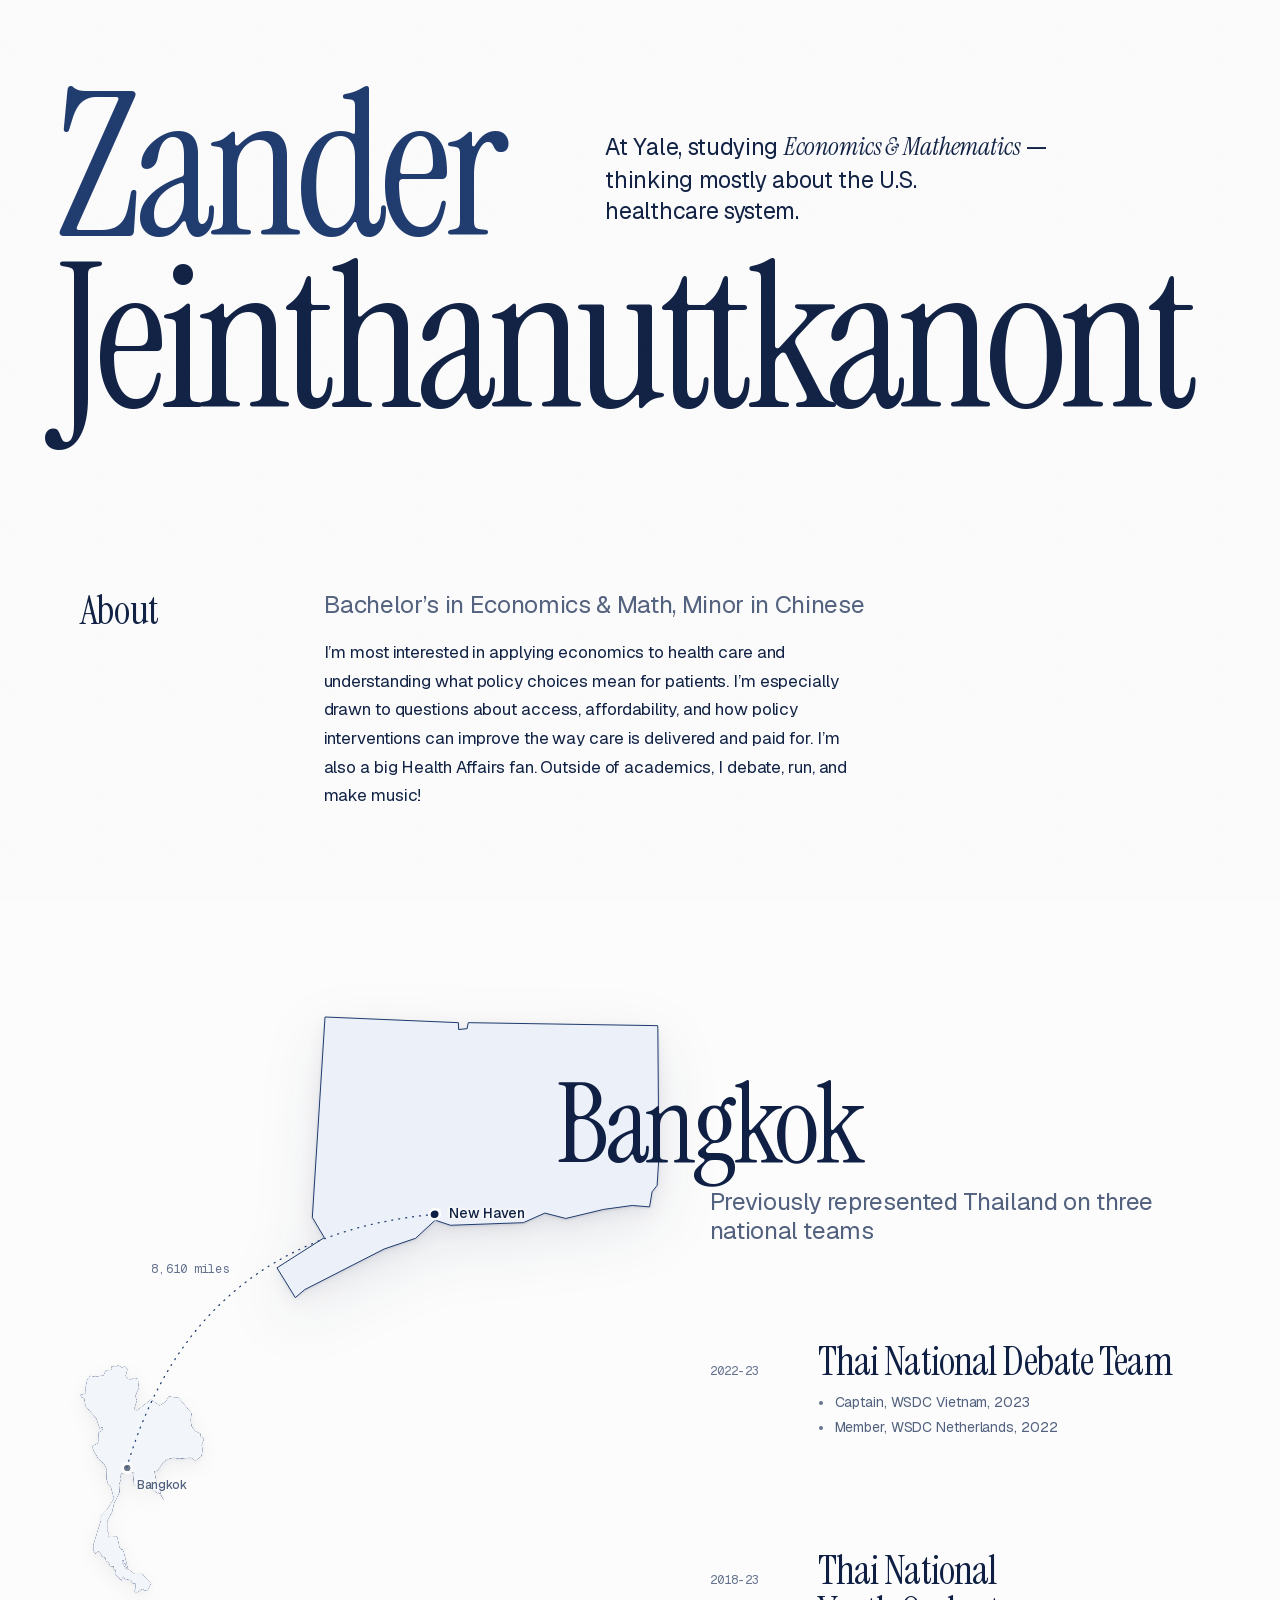
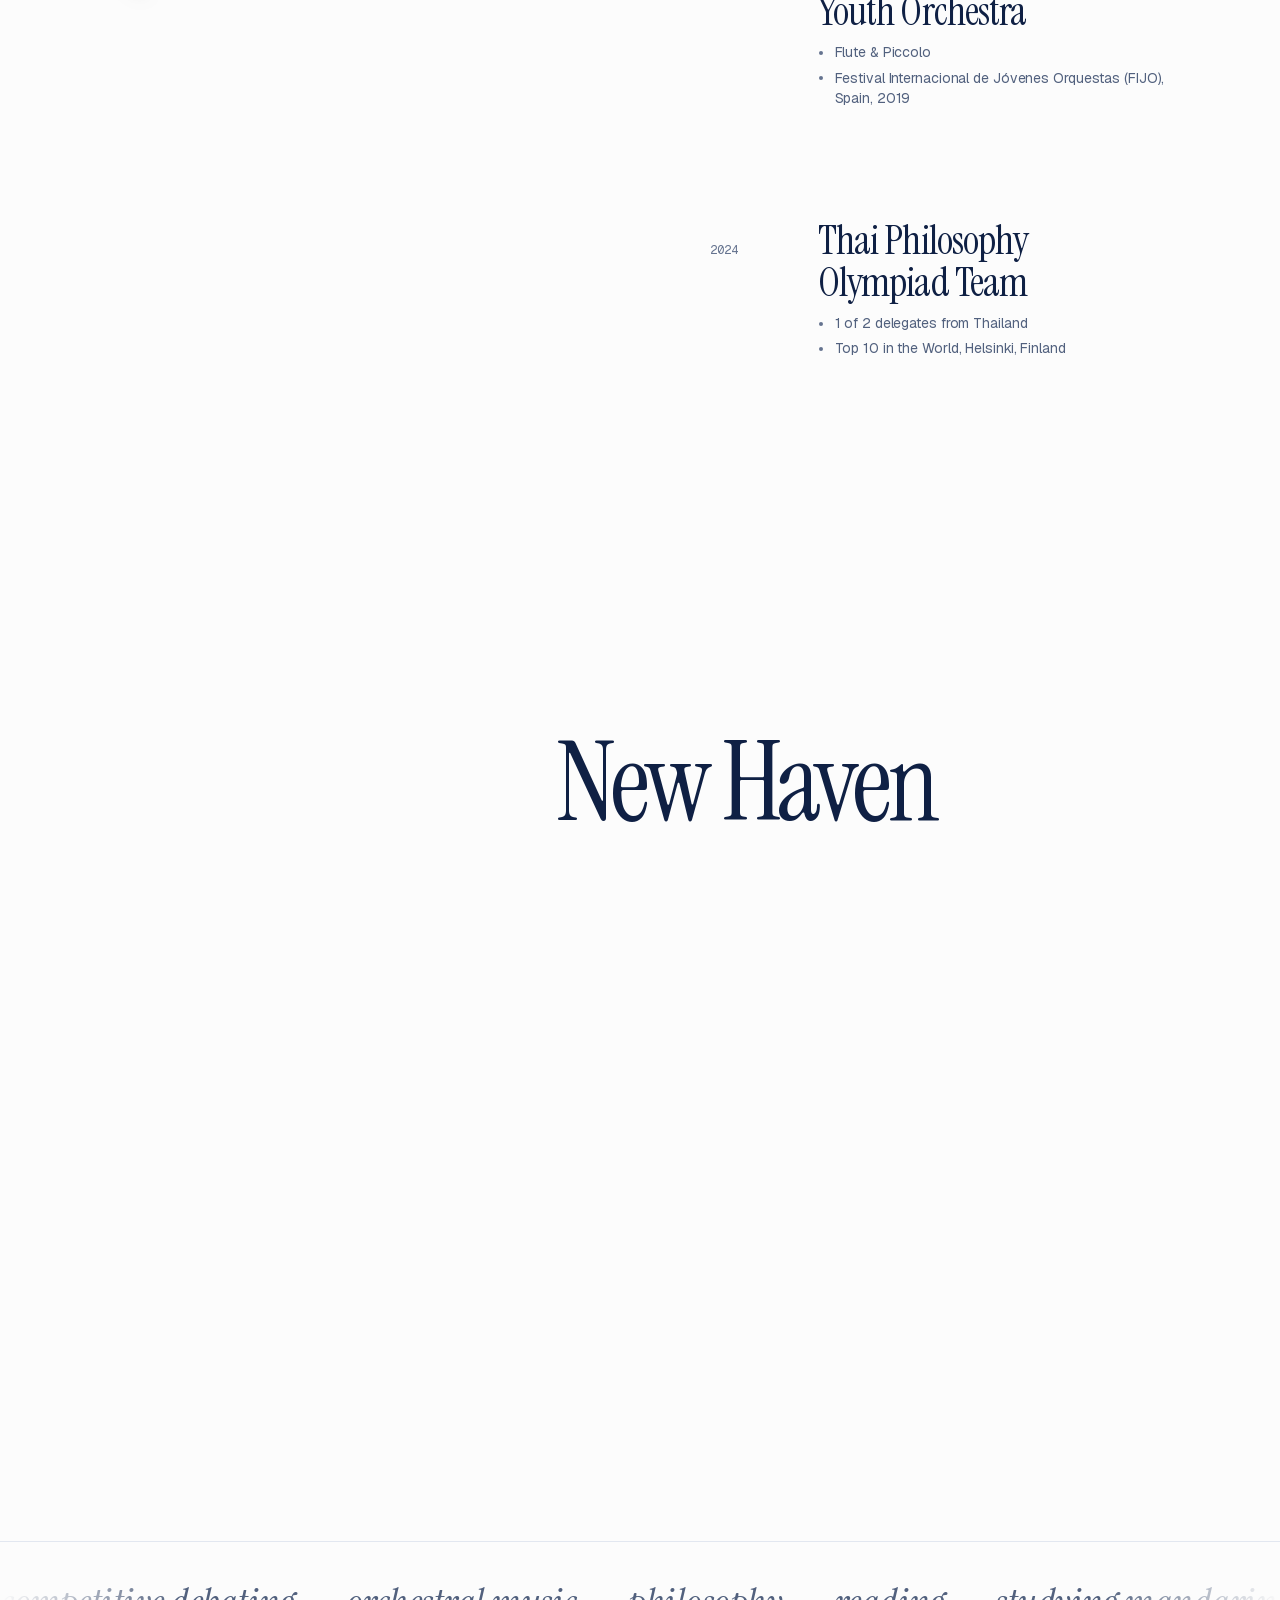
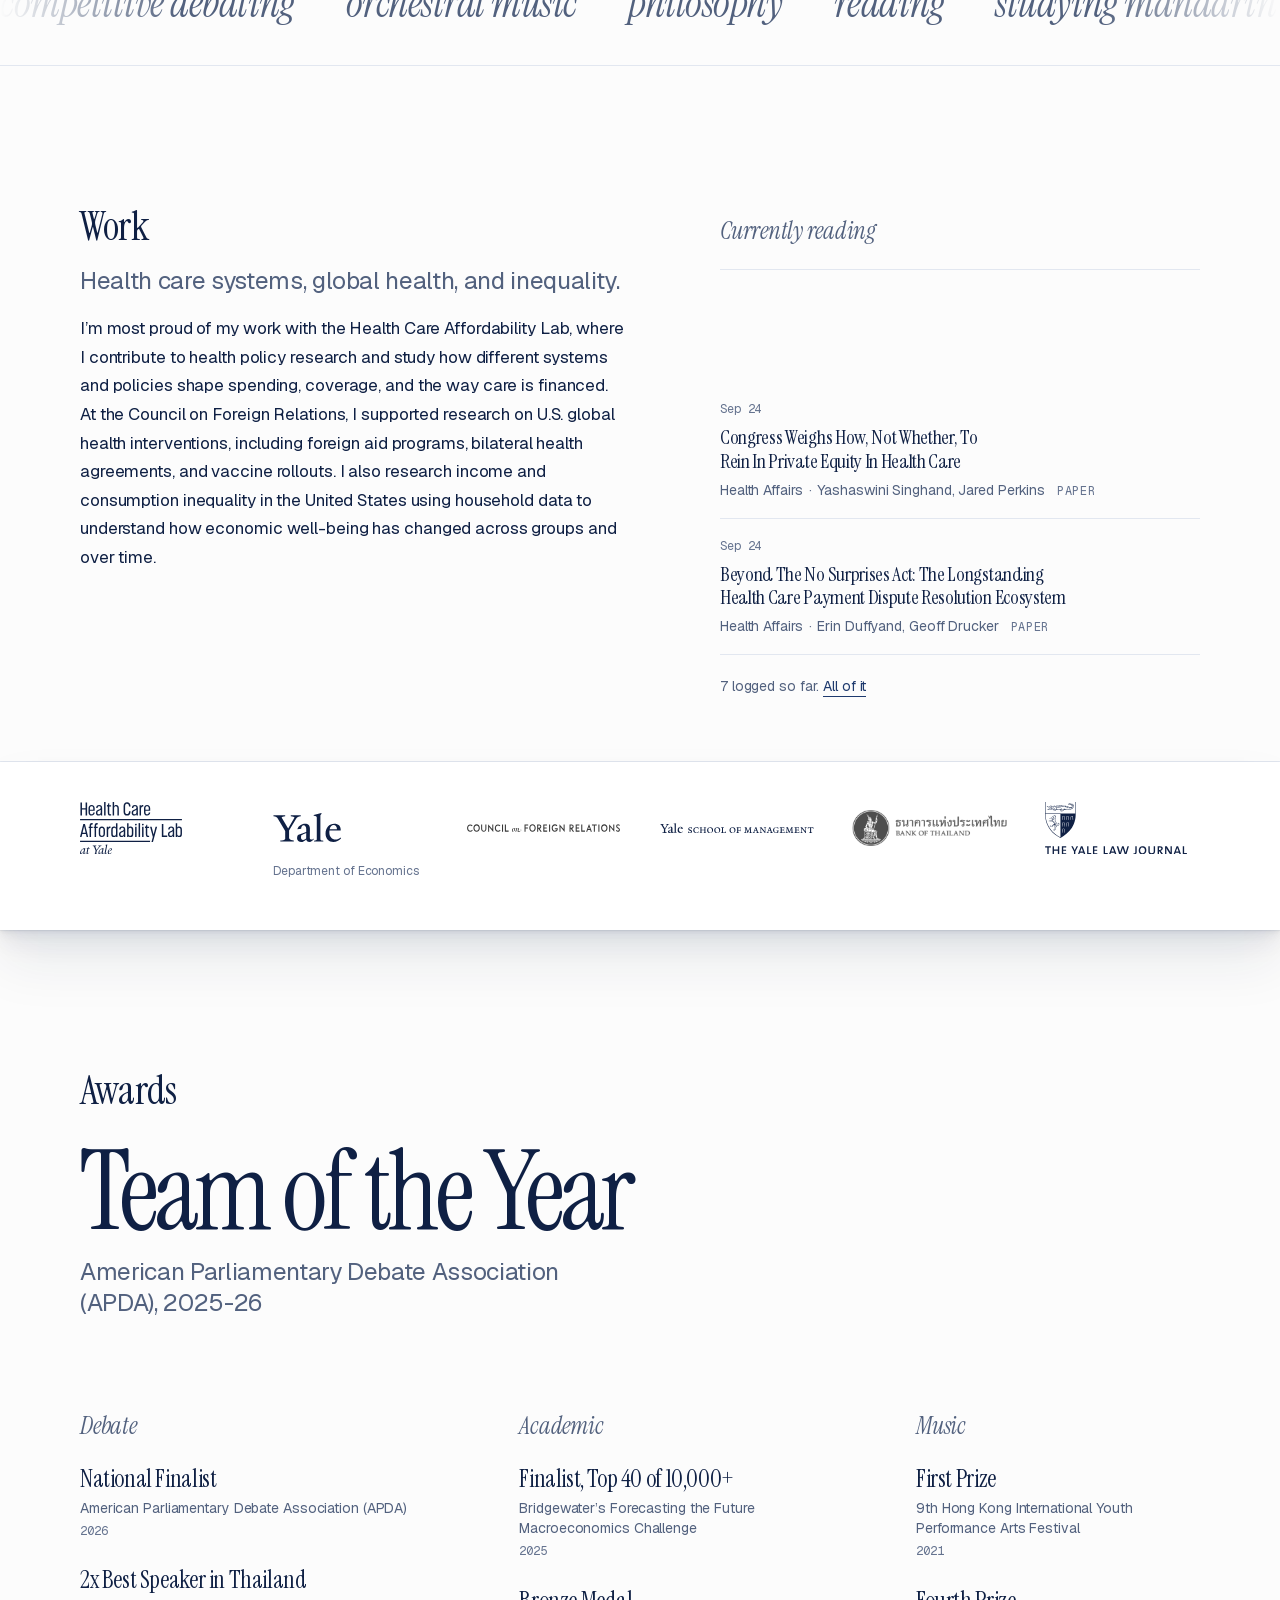
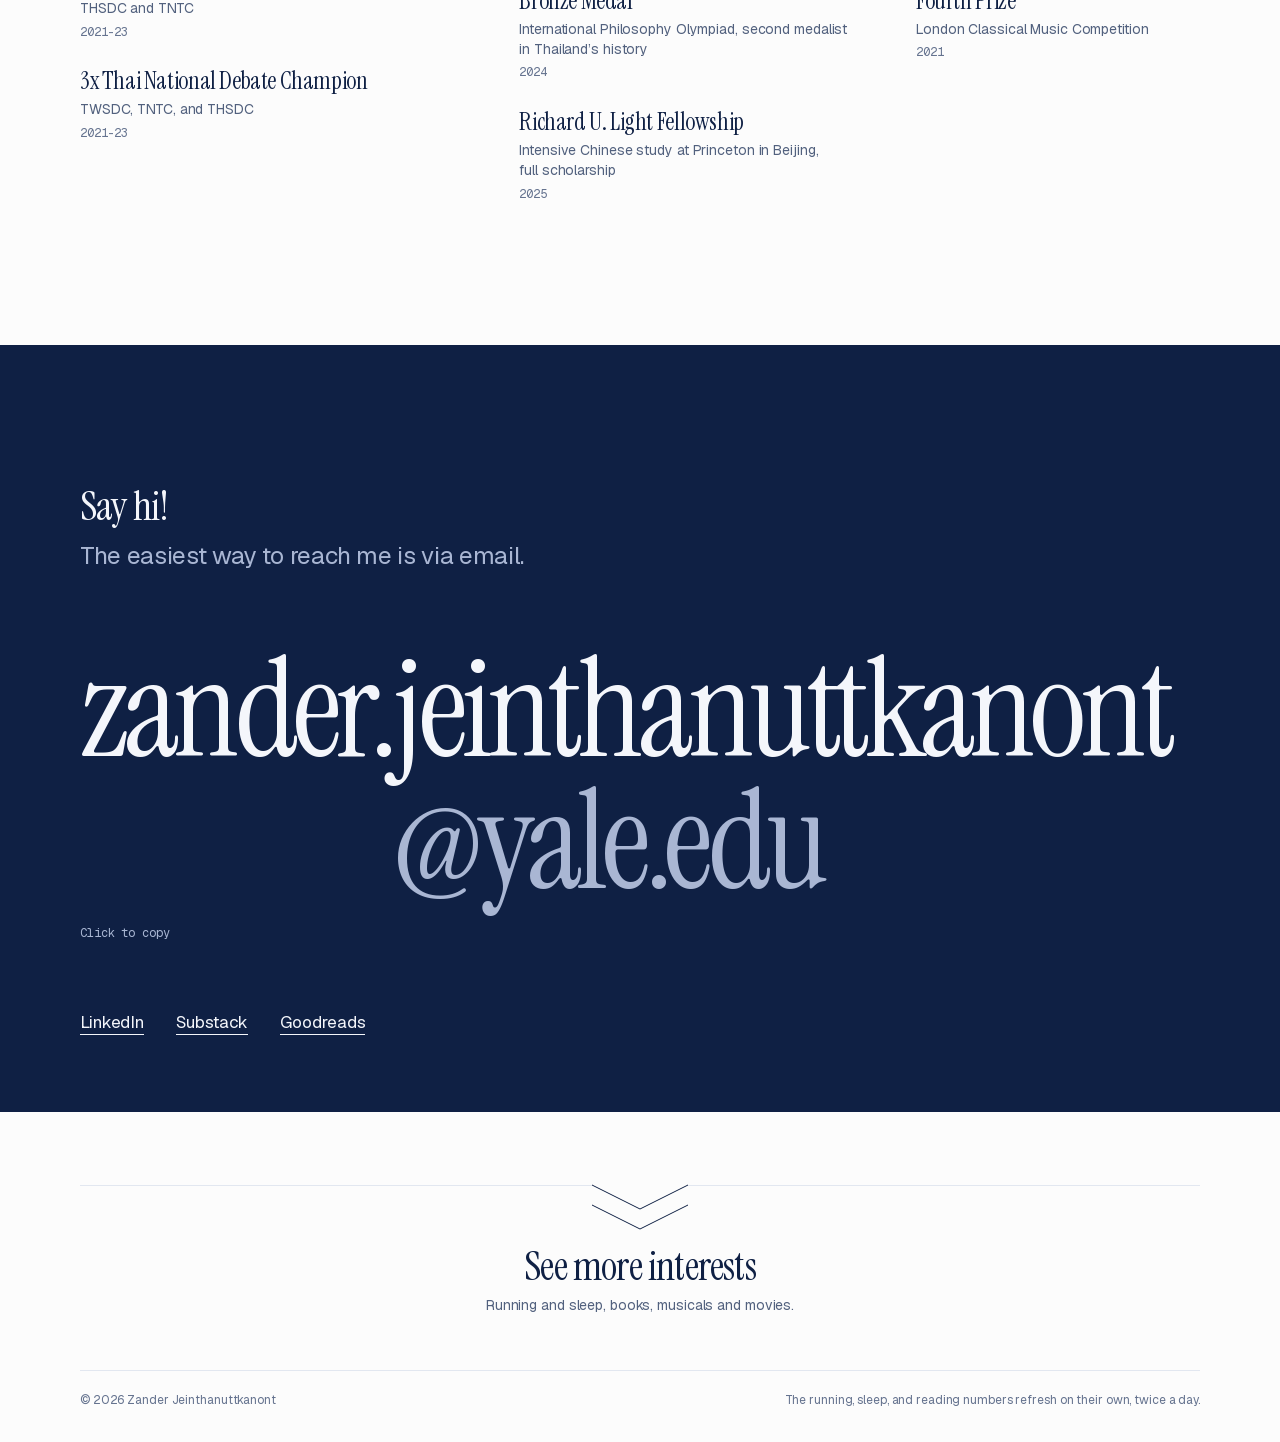
<file: index.html>
<!DOCTYPE html>
<html lang="en">
<head>
  <meta charset="UTF-8" />
  <meta name="viewport" content="width=device-width, initial-scale=1" />
  <title>Zander Jeinthanuttkanont</title>
  <meta name="description" content="Zander Jeinthanuttkanont. At Yale, studying Economics &amp; Mathematics, thinking mostly about the U.S. healthcare system." />
  <link rel="canonical" href="https://zanderjein.com/" />
  <meta name="theme-color" content="#FCFCFC" media="(prefers-color-scheme: light)" />
  <meta name="theme-color" content="#0A1428" media="(prefers-color-scheme: dark)" />
  <meta name="color-scheme" content="light dark" />

  <link rel="icon" href="favicon.ico" sizes="any" />
  <link rel="icon" href="assets/icons/favicon-32.png" type="image/png" sizes="32x32" />
  <link rel="apple-touch-icon" href="apple-touch-icon.png" />

  <!-- how the link looks when shared -->
  <meta property="og:type" content="website" />
  <meta property="og:url" content="https://zanderjein.com/" />
  <meta property="og:site_name" content="Zander Jeinthanuttkanont" />
  <meta property="og:title" content="Zander Jeinthanuttkanont" />
  <meta property="og:description" content="At Yale, studying Economics &amp; Mathematics — thinking mostly about the U.S. healthcare system." />
  <meta property="og:image" content="https://zanderjein.com/assets/og-image.png" />
  <meta property="og:image:width" content="1200" />
  <meta property="og:image:height" content="630" />
  <meta property="og:image:alt" content="Zander Jeinthanuttkanont, at Yale, studying Economics &amp; Mathematics" />
  <meta name="twitter:card" content="summary_large_image" />

  <link rel="preload" href="assets/fonts/instrument-serif-latin.woff2" as="font" type="font/woff2" crossorigin />
  <link rel="preload" href="assets/fonts/geist-latin.woff2" as="font" type="font/woff2" crossorigin />
  <link rel="stylesheet" href="styles.css" />
</head>
<body>

  <a class="skip" href="#top">Skip to content</a>

  <!-- paper grain: fixed, never scrolls, never catches a click -->
  <div class="grain" aria-hidden="true"></div>

  <!-- a floating bar, detached from the window edge; it appears once the hero has gone by -->
  <header class="topbar" id="topbar">
    <a class="topbar-name" href="#top">Zander J.</a>
    <nav class="topbar-nav" aria-label="Sections">
      <a href="#about">About</a>
      <a href="#experience">Work</a>
      <a href="#awards">Awards</a>
      <a href="#connect">Contact</a>
    </nav>
  </header>

  <main id="top">

    <!-- ==================================================== HERO
         A type poster. The name runs the full window; the sentence sits in the
         space the first name leaves free. -->
    <section class="hero" id="hero">
      <h1 class="hero-name">
        <span class="hero-first"><span class="rise">Zander</span></span>
        <span class="hero-last"><span class="rise">Jeinthanuttkanont</span></span>
      </h1>

      <div class="hero-aside">
        <p class="hero-line">
          At Yale, studying <em>Economics &amp; Mathematics</em>&nbsp;— thinking mostly
          about the U.S. healthcare system.
        </p>
      </div>
    </section>

    <!-- =================================================== ABOUT -->
    <section class="section" id="about">

      <div class="wrap">
        <div class="rail-grid">
          <div class="rail">
            <h2 class="title">About</h2>
          </div>
          <div class="copy" id="copy-about" data-reveal></div>
        </div>
      </div>

      <!-- The journey. Wide screens with motion allowed: the map is pinned on the left and
           the chapters scroll past it. Phones and reduced motion: map, list, map, list. -->
      <div class="journey" id="journey">
        <div class="journey-stage">
          <div class="stage" id="stage" data-place="bangkok" role="img"
               aria-label="Map: an arc from Bangkok, Thailand, to New Haven, Connecticut"></div>
        </div>
        <div class="journey-chapters" id="chapters"></div>
      </div>

      <!-- full-bleed break: the slow line of interests -->
      <div class="bleed bleed-marquee">
        <div class="marquee" id="marquee">
          <div class="marquee-track" id="marquee-track"></div>
        </div>
      </div>

    </section>

    <!-- =================================== PROFESSIONAL EXPERIENCES
         Words first, with the latest reading beside them (logged from /admin; it stays out
         of the page until something is logged), then one raised strip of marks running
         the full window. -->
    <section class="section" id="experience">
      <div class="wrap work-top">
        <div class="work-words">
          <h2 class="title">Work</h2>
          <div class="copy" id="copy-work" data-reveal></div>
        </div>
        <aside class="work-reading" id="reading" aria-labelledby="reading-name" hidden>
          <h3 class="work-reading-name" id="reading-name">Currently reading</h3>
          <ol class="reads" id="reads"></ol>
          <p class="reads-more" id="reads-more"></p>
        </aside>
      </div>

      <div class="work-strip" data-reveal>
        <h3 class="work-label" id="line-worked"></h3>
        <div class="work-band" id="work-grid"></div>
      </div>
    </section>

    <!-- ================================================== AWARDS
         One award at full size, the rest in three uneven columns. No rows, no rules. -->
    <section class="section awards" id="awards">
      <div class="wrap">
        <h2 class="title">Awards</h2>
        <div class="award-lead" id="award-lead" data-reveal></div>
        <div class="award-groups" id="award-groups"></div>
      </div>
    </section>

    <!-- ================================================= CONNECT
         Navy, edge to edge, with the address as the headline. Clicking the address copies it;
         nothing opens a mail app. -->
    <section class="close" id="connect">
      <div class="wrap">
        <h2 class="close-title">Say hi!</h2>
        <p class="close-line" id="line-connect"></p>

        <button type="button" class="close-email" id="copy-email" data-email="zander.jeinthanuttkanont@yale.edu" data-reveal>
          <span>zander.jeinthanuttkanont</span><span>@yale.edu</span>
        </button>
        <p class="copy-hint" id="copy-hint" aria-live="polite">Click to copy</p>

        <ul class="elsewhere">
          <li><a href="https://www.linkedin.com/in/zander-jein" target="_blank" rel="noopener noreferrer">LinkedIn</a></li>
          <li><a href="https://substack.com/@zanderjein" target="_blank" rel="noopener noreferrer">Substack</a></li>
          <li><a href="https://www.goodreads.com/user/show/65803906-zander-jeinthanuttkanont" target="_blank" rel="noopener noreferrer">Goodreads</a></li>
        </ul>
      </div>
    </section>

    <!-- ==================================================== MORE
         The off-hours part of the page, folded away under Contact and out of the bar up top:
         the library, the live running and sleep numbers, and the poster shelves. A link to
         #library, #health, or #interests opens it (main.js). -->
    <section class="section more" id="more">
      <details class="more-fold" id="more-fold">
        <summary class="more-summary">
          <!-- the hairline dips into two thin chevrons; the pair points up once the fold is open -->
          <span class="more-mark" aria-hidden="true">
            <svg viewBox="0 0 96 46" focusable="false">
              <path d="M0,1 L48,25 L96,1" />
              <path d="M0,21 L48,45 L96,21" />
            </svg>
          </span>
          <span class="more-name">See more interests</span>
          <span class="more-note">Running and sleep, books, musicals and movies.</span>
        </summary>
        <div class="more-body">

      <!-- ================================================== HEALTH
           Live numbers (the line under the name says so; it is SITE.lines.health). A running track. Last night's sleep and recovery are two lanes of the oval, each run
           as far round as its score from the start line; the year's miles and runs stand in the
           infield, and the most recent race is a results row below. On phones the two scores
           become two rings of their own under the track. -->
      <section class="section health" id="health">
        <div class="wrap">
          <div class="health-head">
            <h2 class="title">Health</h2>
            <p class="health-note" id="line-health"></p>
          </div>

          <div class="track" id="track" data-reveal>
            <!-- the lanes are drawn by main.js from one stadium path, inset per lane -->
            <svg class="track-svg" viewBox="0 0 1000 470" aria-hidden="true" focusable="false">
              <path class="lane-ticks" pathLength="100" data-lane="0" />
              <path class="lane-ticks" pathLength="100" data-lane="1" />
              <path class="lane-fill" pathLength="100" data-lane="0" data-score="sleepScore" />
              <path class="lane-fill" pathLength="100" data-lane="1" data-score="recoveryScore" />
              <line class="lane-start" x1="600" x2="600" y1="424" y2="476" />
            </svg>
            <div class="infield">
              <div class="run-figure" id="card-running"><p class="is-empty">Loading…</p></div>
              <p class="runs-infield" id="run-runs"></p>
              <div class="laps laps-infield" id="card-sleep"><p class="is-empty">Loading…</p></div>
            </div>
          </div>

          <!-- on phones the scores leave the track and become two rings of their own -->
          <div class="rings" id="card-sleep-below" data-reveal></div>

          <div class="track-foot" data-reveal>
            <div class="track-stamps">
              <p class="stamp" id="foot-running"></p>
              <p class="stamp" id="foot-sleep"></p>
            </div>
          </div>

          <!-- the most recent race: one row between two hairlines, filled from SITE.race -->
          <dl class="board" id="board" data-reveal></dl>
        </div>
      </section>

      <!-- ================================================= LIBRARY
           A table of books: the latest one lies on top of the heading and the shelf. -->
      <section class="section library" id="library">
        <div class="wrap">
          <h2 class="title title-xl">Library</h2>

          <div class="library-table">
            <div class="book-feature" id="book-feature" data-reveal>
              <p class="is-empty">Loading the shelf…</p>
            </div>
            <div class="shelf">
              <p class="library-note"><span id="shelf-count"></span>
                <a class="text-link" href="https://www.goodreads.com/user/show/65803906-zander-jeinthanuttkanont" target="_blank" rel="noopener noreferrer">All of it on Goodreads</a>
              </p>
              <div class="book-mini-grid" id="book-mini"></div>
            </div>
          </div>
        </div>
      </section>

      <!-- =============================================== INTERESTS
           Two shelves, each the three latest posters stepping down in size, latest first,
           with the shelf's name in the rail. The second shelf is the mirror of the first. -->
      <section class="section interests" id="interests">
        <div class="wrap">
          <h2 class="title title-xl interests-title">Interests</h2>
          <div class="copy" id="copy-interests" data-reveal></div>
          <div class="trios" id="shelves"></div>
          <p class="credit">Posters via TMDB.</p>
        </div>
      </section>

        </div>
      </details>
    </section>

  </main>

  <footer class="foot">
    <div class="wrap">
      <div class="colophon">
        <p>© <span id="year"></span> Zander Jeinthanuttkanont</p>
        <p>The running, sleep, and reading numbers refresh on their own, twice a day.</p>
      </div>
    </div>
  </footer>

  <script src="reading.js" defer></script>
  <script src="main.js" defer></script>
</body>
</html>
</file>
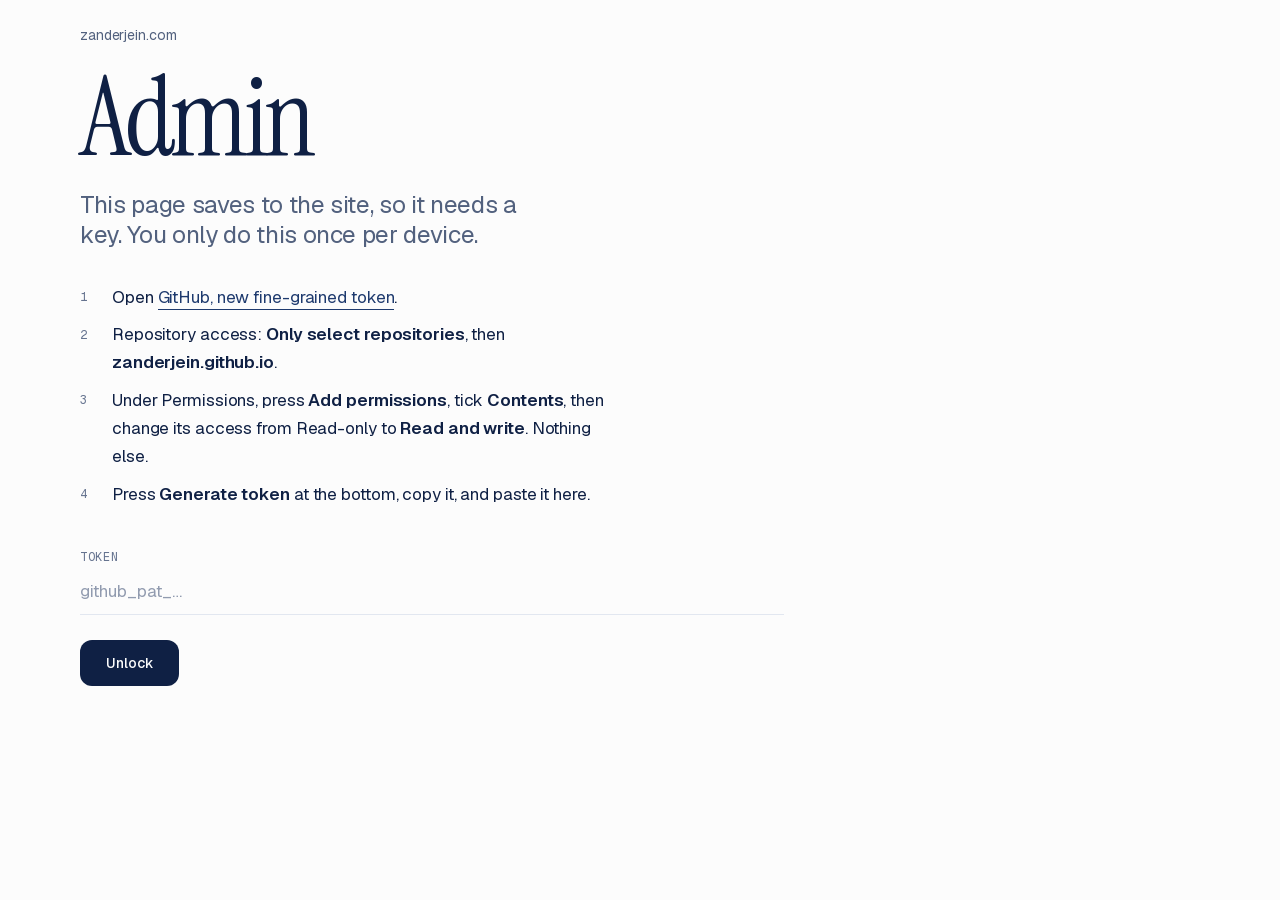
<file: admin/index.html>
<!DOCTYPE html>
<html lang="en">
<head>
  <meta charset="UTF-8" />
  <meta name="viewport" content="width=device-width, initial-scale=1" />
  <title>Admin · Zander Jein</title>
  <meta name="robots" content="noindex, nofollow" />
  <meta name="color-scheme" content="light dark" />
  <link rel="icon" href="/favicon.ico" sizes="any" />
  <link rel="stylesheet" href="/styles.css" />
  <link rel="stylesheet" href="admin.css" />
</head>
<body class="admin">

  <header class="admin-bar wrap">
    <a class="admin-home" href="/">zanderjein.com</a>
    <button class="quiet" id="sign-out" type="button" hidden>Forget this device</button>
  </header>

  <main class="wrap admin-main">

    <!-- ===================================================== THE KEY
         Nothing here can save without a GitHub token, and the token never leaves this browser
         except to go to api.github.com. -->
    <section id="gate" hidden>
      <h1 class="title title-xl">Admin</h1>
      <p class="sub gate-sub">This page saves to the site, so it needs a key. You only do this once per device.</p>
      <ol class="steps">
        <li>Open <a class="text-link" href="https://github.com/settings/personal-access-tokens/new" target="_blank" rel="noopener noreferrer">GitHub, new fine-grained token</a>.</li>
        <li>Repository access: <b>Only select repositories</b>, then <b>zanderjein.github.io</b>.</li>
        <li>Under Permissions, press <b>Add permissions</b>, tick <b>Contents</b>, then change its access from Read-only to <b>Read and write</b>. Nothing else.</li>
        <li>Press <b>Generate token</b> at the bottom, copy it, and paste it here.</li>
      </ol>
      <form class="form" id="gate-form" autocomplete="off">
        <label class="field">
          <span class="field-name">Token</span>
          <input id="token" type="password" placeholder="github_pat_…" required spellcheck="false" />
        </label>
        <div class="actions">
          <button class="solid" type="submit">Unlock</button>
          <p class="status" id="gate-status" role="status"></p>
        </div>
      </form>
    </section>

    <!-- ===================================================== THE DESK -->
    <section id="desk" hidden>
      <h1 class="title title-xl">Admin</h1>

      <nav class="tabs" role="tablist" aria-label="What to log">
        <button role="tab" type="button" id="tab-reading" aria-controls="panel-reading" aria-selected="true">Reading</button>
        <button role="tab" type="button" id="tab-watching" aria-controls="panel-watching" aria-selected="false">Movies &amp; musicals</button>
      </nav>

      <p class="status status-main" id="status" role="status"></p>

      <!-- ------------------------------------------------ reading -->
      <div id="panel-reading" role="tabpanel" aria-labelledby="tab-reading">
        <form class="form" id="read-form" autocomplete="off">
          <h2 class="form-title" id="read-form-title">Log something you read</h2>

          <label class="field">
            <span class="field-name">Link</span>
            <input id="r-url" type="url" inputmode="url" placeholder="https://…" spellcheck="false" />
            <span class="field-hint" id="r-url-hint">Paste a journal link and the rest fills itself in when it can.</span>
          </label>
          <label class="field">
            <span class="field-name">Title</span>
            <input id="r-title" type="text" required />
          </label>
          <div class="field-row">
            <label class="field">
              <span class="field-name">Source</span>
              <input id="r-source" type="text" list="sources" placeholder="Health Affairs" />
              <datalist id="sources"></datalist>
            </label>
            <label class="field">
              <span class="field-name">Authors</span>
              <input id="r-authors" type="text" placeholder="optional" />
            </label>
          </div>
          <div class="field-row">
            <fieldset class="field choice">
              <legend class="field-name">Kind</legend>
              <label><input type="radio" name="r-kind" value="paper" checked /> Paper</label>
              <label><input type="radio" name="r-kind" value="news" /> News</label>
              <label><input type="radio" name="r-kind" value="opinion" /> Opinion</label>
              <label><input type="radio" name="r-kind" value="personal" /> Personal</label>
            </fieldset>
            <label class="field">
              <span class="field-name">Read on</span>
              <input id="r-date" type="date" required />
            </label>
          </div>
          <label class="field">
            <span class="field-name">Note</span>
            <textarea id="r-note" rows="3" placeholder="optional, shown under the title"></textarea>
          </label>
          <label class="check"><input id="r-hidden" type="checkbox" /> Keep it off the site for now</label>

          <div class="actions">
            <button class="solid" type="submit" id="read-save">Save</button>
            <button class="quiet" type="button" id="read-cancel" hidden>Cancel</button>
          </div>
        </form>

        <h2 class="list-title"><span id="read-count"></span></h2>
        <ol class="log" id="read-list"></ol>
      </div>

      <!-- ----------------------------------------------- watching -->
      <div id="panel-watching" role="tabpanel" aria-labelledby="tab-watching" hidden>
        <div id="shelves-admin"></div>
        <p class="field-hint shelf-hint">A new title appears on the site in about a minute and its poster a minute after that.
          If the poster is the wrong film, remove the title and add it again with its themoviedb.org link.</p>
      </div>
    </section>

  </main>

  <script src="admin.js" defer></script>
</body>
</html>
</file>
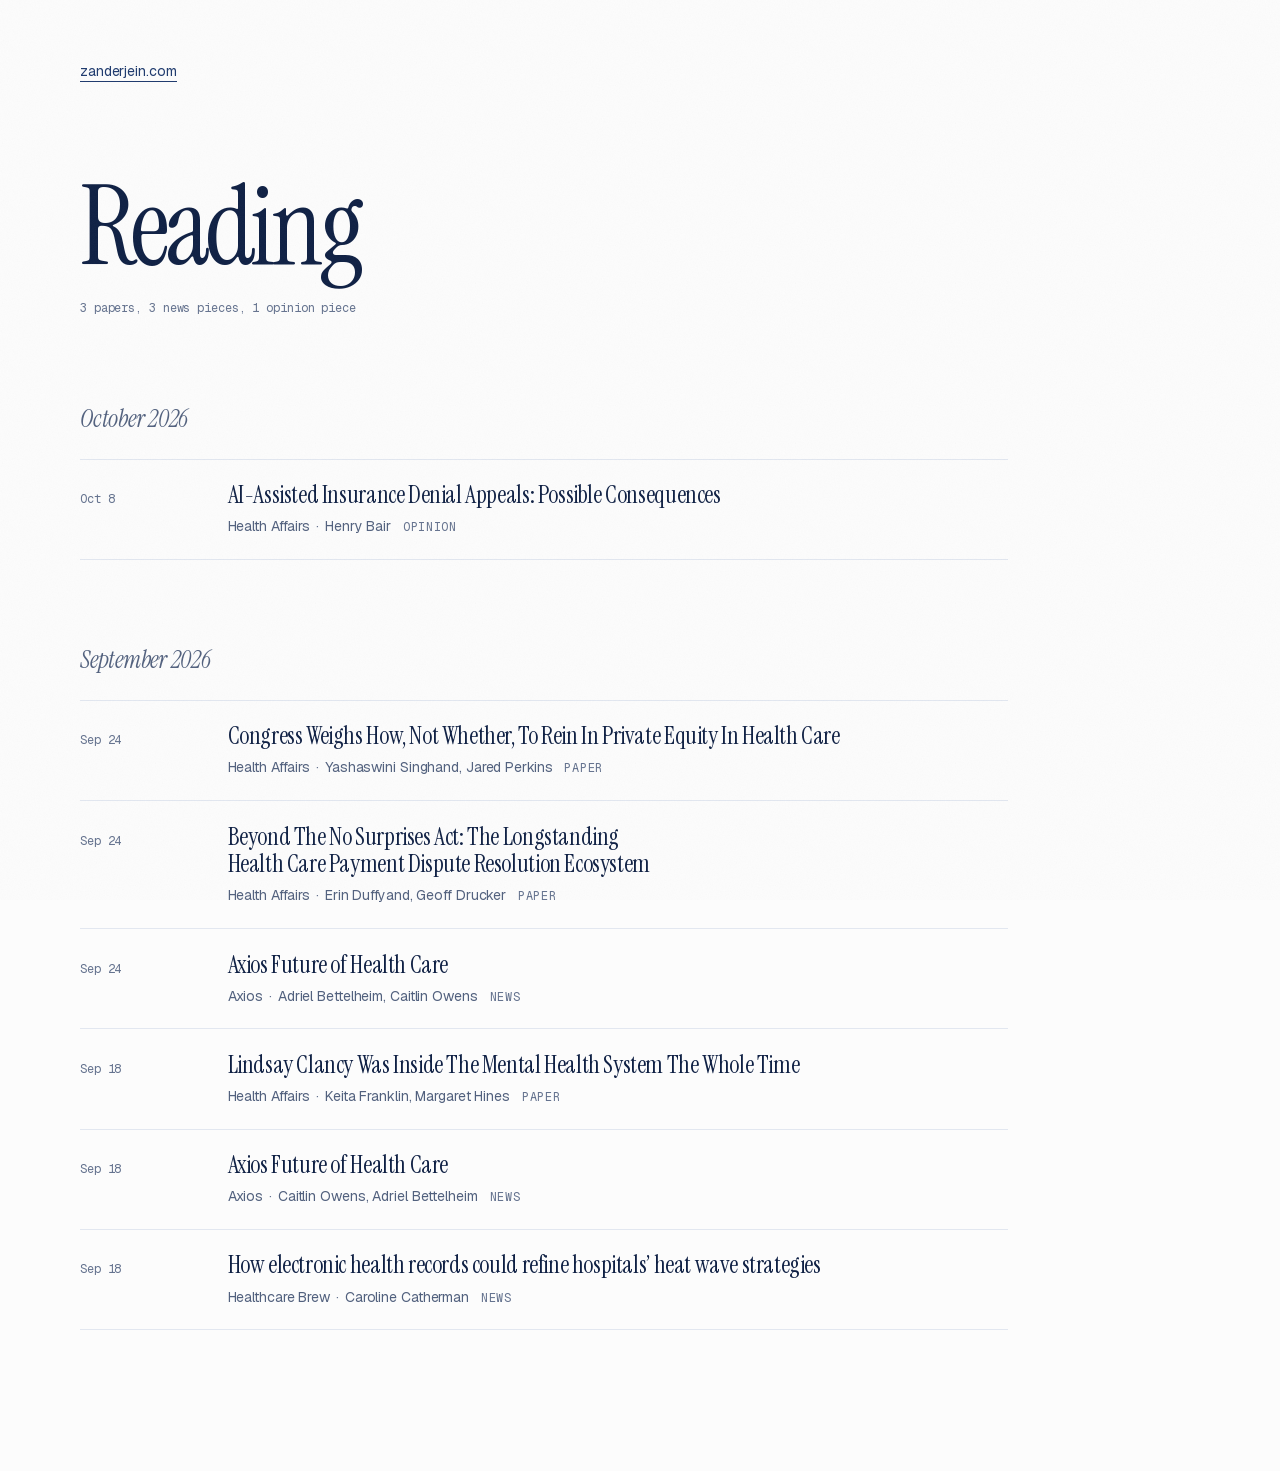
<file: reading/index.html>
<!DOCTYPE html>
<html lang="en">
<head>
  <meta charset="UTF-8" />
  <meta name="viewport" content="width=device-width, initial-scale=1" />
  <title>Reading · Zander Jeinthanuttkanont</title>
  <meta name="description" content="The health policy papers and news Zander Jeinthanuttkanont has been reading." />
  <link rel="canonical" href="https://zanderjein.com/reading/" />
  <meta name="theme-color" content="#FCFCFC" media="(prefers-color-scheme: light)" />
  <meta name="theme-color" content="#0A1428" media="(prefers-color-scheme: dark)" />
  <meta name="color-scheme" content="light dark" />
  <link rel="icon" href="/favicon.ico" sizes="any" />
  <link rel="icon" href="/assets/icons/favicon-32.png" type="image/png" sizes="32x32" />
  <link rel="apple-touch-icon" href="/apple-touch-icon.png" />
  <link rel="preload" href="/assets/fonts/instrument-serif-latin.woff2" as="font" type="font/woff2" crossorigin />
  <link rel="preload" href="/assets/fonts/geist-latin.woff2" as="font" type="font/woff2" crossorigin />
  <link rel="stylesheet" href="/styles.css" />
</head>
<body>
  <div class="grain" aria-hidden="true"></div>

  <main class="wrap reading-page">
    <a class="text-link reading-back" href="/#reading">zanderjein.com</a>
    <h1 class="title title-xl">Reading</h1>
    <p class="stamp reading-count" id="reading-count"></p>
    <div id="reading-log"><p class="is-empty">Loading…</p></div>
  </main>

  <script src="/reading.js"></script>
  <script>
    /* the whole log, a month at a time */
    (async function () {
      const items = await Reading.load('/data/reading.json');
      const host = document.getElementById('reading-log');
      if (!items.length) { host.innerHTML = '<p class="is-empty">Nothing logged yet.</p>'; return; }

      const months = [];
      items.forEach((it) => {
        const d = Reading.localDate(it.date);
        const name = d ? d.toLocaleDateString('en-US', { month: 'long', year: 'numeric' }) : 'Undated';
        if (!months.length || months[months.length - 1].name !== name) months.push({ name, items: [] });
        months[months.length - 1].items.push(it);
      });

      const words = { paper: 'paper', news: 'news piece', opinion: 'opinion piece', personal: 'personal piece' };
      const count = (n, word) => `${n} ${word}${n === 1 ? '' : 's'}`;
      document.getElementById('reading-count').textContent = Object.keys(words)
        .map((kind) => [kind, items.filter((it) => (words[it.kind] ? it.kind : 'paper') === kind).length])
        .filter(([, n]) => n)
        .map(([kind, n]) => count(n, words[kind])).join(', ');

      host.innerHTML = months.map((m) => `
        <section class="reading-month">
          <h2 class="award-group-name">${Reading.esc(m.name)}</h2>
          <ol class="reads">${m.items.map((it) => Reading.row(it, 0)).join('')}</ol>
        </section>`).join('');
      host.querySelectorAll('[data-reveal]').forEach((el) => el.classList.add('is-in'));
    })();
  </script>
</body>
</html>
</file>
<file: styles.css>
/* ==========================================================================
   zanderjein.com
   Navy and white. Instrument Serif for display, Geist for reading, Geist Mono for figures.
   Every section has its own physical structure; the tokens below are what they share.
   Motion is calm and always reduced-motion safe.
   ========================================================================== */

/* ---------------------------------------------------------------- fonts --
   Self-hosted so the first paint doesn't wait on a third-party server.
   Instrument Serif, Geist and Geist Mono, SIL Open Font License 1.1 — see assets/fonts/OFL-*.txt.
   Latin and Latin Extended only; nothing else on the page needs more.
   ------------------------------------------------------------------------ */

@font-face {
  font-family: "Instrument Serif";
  font-style: italic;
  font-weight: 400;
  font-display: swap;
  src: url("assets/fonts/instrument-serif-italic-latin-ext.woff2") format("woff2");
  unicode-range: U+0100-02BA, U+02BD-02C5, U+02C7-02CC, U+02CE-02D7, U+02DD-02FF, U+0304, U+0308, U+0329, U+1D00-1DBF, U+1E00-1E9F, U+1EF2-1EFF, U+2020, U+20A0-20AB, U+20AD-20C0, U+2113, U+2C60-2C7F, U+A720-A7FF;
}
@font-face {
  font-family: "Instrument Serif";
  font-style: italic;
  font-weight: 400;
  font-display: swap;
  src: url("assets/fonts/instrument-serif-italic-latin.woff2") format("woff2");
  unicode-range: U+0000-00FF, U+0131, U+0152-0153, U+02BB-02BC, U+02C6, U+02DA, U+02DC, U+0304, U+0308, U+0329, U+2000-206F, U+20AC, U+2122, U+2191, U+2193, U+2212, U+2215, U+FEFF, U+FFFD;
}
@font-face {
  font-family: "Instrument Serif";
  font-style: normal;
  font-weight: 400;
  font-display: swap;
  src: url("assets/fonts/instrument-serif-latin-ext.woff2") format("woff2");
  unicode-range: U+0100-02BA, U+02BD-02C5, U+02C7-02CC, U+02CE-02D7, U+02DD-02FF, U+0304, U+0308, U+0329, U+1D00-1DBF, U+1E00-1E9F, U+1EF2-1EFF, U+2020, U+20A0-20AB, U+20AD-20C0, U+2113, U+2C60-2C7F, U+A720-A7FF;
}
@font-face {
  font-family: "Instrument Serif";
  font-style: normal;
  font-weight: 400;
  font-display: swap;
  src: url("assets/fonts/instrument-serif-latin.woff2") format("woff2");
  unicode-range: U+0000-00FF, U+0131, U+0152-0153, U+02BB-02BC, U+02C6, U+02DA, U+02DC, U+0304, U+0308, U+0329, U+2000-206F, U+20AC, U+2122, U+2191, U+2193, U+2212, U+2215, U+FEFF, U+FFFD;
}
@font-face {
  font-family: "Geist";
  font-style: normal;
  font-weight: 400 600;
  font-display: swap;
  src: url("assets/fonts/geist-latin-ext.woff2") format("woff2");
  unicode-range: U+0100-02BA, U+02BD-02C5, U+02C7-02CC, U+02CE-02D7, U+02DD-02FF, U+0304, U+0308, U+0329, U+1D00-1DBF, U+1E00-1E9F, U+1EF2-1EFF, U+2020, U+20A0-20AB, U+20AD-20C0, U+2113, U+2C60-2C7F, U+A720-A7FF;
}
@font-face {
  font-family: "Geist";
  font-style: normal;
  font-weight: 400 600;
  font-display: swap;
  src: url("assets/fonts/geist-latin.woff2") format("woff2");
  unicode-range: U+0000-00FF, U+0131, U+0152-0153, U+02BB-02BC, U+02C6, U+02DA, U+02DC, U+0304, U+0308, U+0329, U+2000-206F, U+20AC, U+2122, U+2191, U+2193, U+2212, U+2215, U+FEFF, U+FFFD;
}
@font-face {
  font-family: "Geist Mono";
  font-style: normal;
  font-weight: 400 500;
  font-display: swap;
  src: url("assets/fonts/geist-mono-latin-ext.woff2") format("woff2");
  unicode-range: U+0100-02BA, U+02BD-02C5, U+02C7-02CC, U+02CE-02D7, U+02DD-02FF, U+0304, U+0308, U+0329, U+1D00-1DBF, U+1E00-1E9F, U+1EF2-1EFF, U+2020, U+20A0-20AB, U+20AD-20C0, U+2113, U+2C60-2C7F, U+A720-A7FF;
}
@font-face {
  font-family: "Geist Mono";
  font-style: normal;
  font-weight: 400 500;
  font-display: swap;
  src: url("assets/fonts/geist-mono-latin.woff2") format("woff2");
  unicode-range: U+0000-00FF, U+0131, U+0152-0153, U+02BB-02BC, U+02C6, U+02DA, U+02DC, U+0304, U+0308, U+0329, U+2000-206F, U+20AC, U+2122, U+2191, U+2193, U+2212, U+2215, U+FEFF, U+FFFD;
}

:root {
  color-scheme: light dark;

  /* --- navy is the only colour --- */
  --ink:        #0F2044;  /* headings, primary text  15.6:1 on bg */
  --ink-link:   #1E3A6E;  /* links, hover states     10.9:1 on bg */
  --ink-muted:  #52617E;  /* secondary text           6.1:1 on bg */
  --ink-faint:  #65738F;  /* figures, stamps          4.7:1 on bg */
  --rule:       #E2E7F0;
  --tint:       #F4F6FB;
  --tint-deep:  #ECF0F8;

  --bg:      #FCFCFC;
  --surface: #FFFFFF;

  /* the two bands that break the page: a raised strip of marks, and the navy close */
  --strip-bg: #FFFFFF;
  --close-bg: #0F2044;
  --close-ink: #F4F6FB;
  --close-muted: #A9B6D3;

  --display: "Instrument Serif", "Iowan Old Style", Georgia, "Times New Roman", serif;
  --sans: "Geist", -apple-system, BlinkMacSystemFont, "Segoe UI", Helvetica, Arial, sans-serif;
  --mono: "Geist Mono", ui-monospace, "SF Mono", Menlo, monospace;

  /* --- type: six steps, far apart. Anything in between is a mistake.
         (The hero name and the closing address are fitted to the window instead.) --- */
  --t-mono: 0.75rem;
  --t-small: 0.875rem;
  --t-body: 1.0625rem;
  --t-lead: clamp(1.3125rem, 1.9vw, 1.625rem);
  --t-title: clamp(1.75rem, 3.2vw, 2.5rem);
  --t-display: clamp(3.75rem, 8.6vw, 8.25rem);

  /* --- rhythm --- */
  --gutter: clamp(1.25rem, 5vw, 4rem);
  --measure: 34rem;
  --section-gap: clamp(5rem, 11vw, 10rem);
  --page: 78rem;
  --rail: 12.5rem;
  --rail-gap: clamp(1.5rem, 3.4vw, 3.25rem);
  /* distance from the window edge to the start of the measure */
  --edge: max(var(--gutter), calc((100vw - var(--page)) / 2 + var(--gutter)));

  /* --- shape: two radii. Printed things (covers, posters) are nearly square;
         surfaces the page itself makes (the bar) are soft. --- */
  --r-s: 3px;
  --r-m: 12px;

  /* --- material: navy-tinted shadows with real falloff, tight and dark near the
         object, wide and faint far from it, all lit from above --- */
  --shade: 15, 32, 68;
  --shadow-low:
    0 1px 1px rgba(var(--shade), 0.07), 0 3px 5px rgba(var(--shade), 0.06),
    0 10px 18px rgba(var(--shade), 0.07);
  --shadow-rest:
    0 1px 1px rgba(var(--shade), 0.06), 0 2px 4px rgba(var(--shade), 0.05),
    0 6px 10px rgba(var(--shade), 0.05), 0 14px 24px rgba(var(--shade), 0.06),
    0 32px 56px rgba(var(--shade), 0.08);
  --shadow-high:
    0 1px 1px rgba(var(--shade), 0.08), 0 4px 6px rgba(var(--shade), 0.07),
    0 12px 18px rgba(var(--shade), 0.08), 0 28px 40px rgba(var(--shade), 0.10),
    0 56px 90px rgba(var(--shade), 0.14);
  --shadow-land:
    drop-shadow(0 1px 1px rgba(var(--shade), 0.12)) drop-shadow(0 5px 8px rgba(var(--shade), 0.07))
    drop-shadow(0 20px 30px rgba(var(--shade), 0.09));

  /* --- layers, bottom to top. Nothing on the page uses a z-index that isn't here. --- */
  --z-under: 0;     /* type that something lies across */
  --z-stage: 1;     /* pinned things that content passes over */
  --z-over: 2;      /* things that lie across other things */
  --z-topbar: 30;
  --z-grain: 60;
  --z-skip: 70;

  /* --- motion --- */
  --ease: cubic-bezier(0.22, 0.61, 0.36, 1);
  --ease-out: cubic-bezier(0.32, 0.72, 0, 1);
  --ease-expo: cubic-bezier(0.16, 1, 0.3, 1);      /* arrivals */
  --ease-inout: cubic-bezier(0.65, 0, 0.35, 1);    /* journeys, there and back */
  --ease-spring: cubic-bezier(0.2, 0.9, 0.3, 1.18); /* things under the hand: a touch of overshoot */
  --fast: 200ms;
  --mid: 320ms;
}

/* Dark: the same two colours, the other way up. */
@media (prefers-color-scheme: dark) {
  :root {
    --ink:        #EEF2FA;
    --ink-link:   #BCCBEE;
    --ink-muted:  #A5B2CD;
    --ink-faint:  #8492B0;
    --rule:       #1D2C4E;
    --tint:       #111F3D;
    --tint-deep:  #182B55;

    --bg:      #0A1428;
    --surface: #111E3B;

    --strip-bg: #EEF2FA;      /* in the dark, the strip of marks is the one pale band */
    --close-bg: #060D1B;
    --close-ink: #EEF2FA;
    --close-muted: #8E9CBB;

    --shade: 0, 3, 12;
    --shadow-low:
      0 1px 1px rgba(var(--shade), 0.3), 0 3px 5px rgba(var(--shade), 0.26), 0 10px 18px rgba(var(--shade), 0.3);
    --shadow-rest:
      0 1px 1px rgba(var(--shade), 0.3), 0 2px 4px rgba(var(--shade), 0.26), 0 6px 10px rgba(var(--shade), 0.26),
      0 14px 24px rgba(var(--shade), 0.3), 0 32px 56px rgba(var(--shade), 0.36);
    --shadow-high:
      0 1px 1px rgba(var(--shade), 0.34), 0 4px 6px rgba(var(--shade), 0.3), 0 12px 18px rgba(var(--shade), 0.34),
      0 28px 40px rgba(var(--shade), 0.4), 0 56px 90px rgba(var(--shade), 0.5);
    --shadow-land:
      drop-shadow(0 1px 1px rgba(var(--shade), 0.4)) drop-shadow(0 5px 8px rgba(var(--shade), 0.3))
      drop-shadow(0 20px 30px rgba(var(--shade), 0.4));
  }
}

/* --------------------------------------------------------------- reset -- */

*, *::before, *::after { box-sizing: border-box; }

html {
  -webkit-text-size-adjust: 100%;
  scroll-behavior: smooth;
  scroll-padding-top: 5.5rem;
}

body {
  margin: 0;
  background: var(--bg);
  color: var(--ink);
  font-family: var(--sans);
  font-size: var(--t-body);
  line-height: 1.65;
  letter-spacing: -0.006em;
  -webkit-font-smoothing: antialiased;
  text-rendering: optimizeLegibility;
  overflow-x: clip;   /* clip, not hidden: hidden would make body a scroll container and break sticky */
}

[hidden] { display: none !important; }
img { max-width: 100%; display: block; }
ul, ol { list-style: none; margin: 0; padding: 0; }
h1, h2, h3, p, figure { margin: 0; }
h1, h2, h3 { font-weight: 400; }
button { font: inherit; color: inherit; }
a { color: inherit; }

::selection { background: rgba(30, 58, 110, 0.18); }
:focus-visible { outline: 2px solid var(--ink-link); outline-offset: 3px; border-radius: 2px; }

/* ------------------------------------------------------------- shared -- */

.wrap {
  width: 100%;
  max-width: var(--page);
  margin: 0 auto;
  padding-inline: var(--gutter);
}

.skip {
  position: absolute;
  left: -9999px;
  top: 0;
  z-index: var(--z-skip);
  background: var(--ink);
  color: var(--bg);
  padding: 0.7rem 1rem;
  font-size: var(--t-small);
  text-decoration: none;
  border-radius: 0 0 var(--r-m) 0;
}
.skip:focus { left: 0; }

/* paper grain: fixed, so it never repaints on scroll, and never clickable */
.grain {
  position: fixed;
  inset: 0;
  z-index: var(--z-grain);
  pointer-events: none;
  opacity: 0.04;
  background-image: url("data:image/svg+xml,%3Csvg xmlns='http://www.w3.org/2000/svg' width='160' height='160'%3E%3Cfilter id='n'%3E%3CfeTurbulence type='fractalNoise' baseFrequency='0.82' numOctaves='3' stitchTiles='stitch'/%3E%3CfeColorMatrix type='saturate' values='0'/%3E%3C/filter%3E%3Crect width='160' height='160' filter='url(%23n)'/%3E%3C/svg%3E");
  background-size: 160px 160px;
}
@media (prefers-color-scheme: dark) { .grain { opacity: 0.07; mix-blend-mode: screen; } }

.section { padding-top: var(--section-gap); }

/* section names: serif, sentence case, no label above them */
.title {
  font-family: var(--display);
  font-size: var(--t-title);
  line-height: 1;
  letter-spacing: -0.02em;
}
.title-xl { font-size: var(--t-display); line-height: 0.86; letter-spacing: -0.04em; }

.text-link {
  color: var(--ink-link);
  text-decoration: none;
  background-image: linear-gradient(currentColor, currentColor);
  background-repeat: no-repeat;
  background-position: 0 100%;
  background-size: 100% 1px;
  padding-bottom: 2px;
  transition: background-size var(--mid) var(--ease-out);
}
.text-link:hover { background-size: 0% 1px; background-position: 100% 100%; }

.stamp { font-family: var(--mono); font-size: var(--t-mono); color: var(--ink-faint); }
.is-empty { color: var(--ink-faint); font-size: var(--t-small); }

.stars { display: inline-block; color: var(--ink-link); font-size: var(--t-small); letter-spacing: 0.1em; }
.stars .off { color: var(--rule); }

/* ------------------------------------------------------------- reading --
   A ledger: one entry per line between hairlines, the day it was read in the margin.
   Shared by the home page and /reading/.
   ------------------------------------------------------------------------ */

.reads { margin-top: clamp(1.75rem, 4vw, 2.75rem); max-width: 58rem; border-top: 1px solid var(--rule); }
.read { display: grid; gap: 0.4rem; padding-block: 1.4rem; border-bottom: 1px solid var(--rule); }
.read-when { font-family: var(--mono); font-size: var(--t-mono); color: var(--ink-faint); }
.read-what { display: grid; gap: 0.4rem; }
.read-title { font-family: var(--display); font-size: var(--t-lead); line-height: 1.14; letter-spacing: -0.016em; text-wrap: balance; }
.read-title a { text-decoration: none; transition: color var(--fast) var(--ease); }
.read-title a:hover { color: var(--ink-link); text-decoration: underline; text-decoration-thickness: 1px; text-underline-offset: 0.18em; }
.read-meta { font-size: var(--t-small); line-height: 1.45; color: var(--ink-muted); }
.read-dot { margin-inline: 0.15em; color: var(--ink-faint); }
.read-kind { margin-left: 0.5rem; font-family: var(--mono); font-size: var(--t-mono); letter-spacing: 0.06em; text-transform: uppercase; color: var(--ink-faint); }
.read-note { max-width: var(--measure); font-size: var(--t-small); line-height: 1.6; color: var(--ink-muted); text-wrap: pretty; }
.reads-more { margin-top: 1.25rem; font-size: var(--t-small); color: var(--ink-muted); }

@media (min-width: 40rem) {
  .read { grid-template-columns: 6.5rem minmax(0, 1fr); column-gap: var(--rail-gap); }
  .read-when { padding-top: 0.5rem; }
}

/* beside the Work copy the ledger is one narrow column: the day sits over the title */
.work-top { display: grid; row-gap: clamp(3rem, 8vw, 4.5rem); }
.work-reading-name { font-family: var(--display); font-style: italic; font-size: var(--t-lead); color: var(--ink-muted); letter-spacing: -0.01em; }
.work-reading .reads { margin-top: 1.1rem; }
.work-reading .read { grid-template-columns: minmax(0, 1fr); padding-block: 1.1rem; }
.work-reading .read-when { padding-top: 0; }
.work-reading .read-title { font-size: 1.25rem; line-height: 1.18; }

@media (min-width: 60rem) {
  .work-top { grid-template-columns: minmax(0, 42rem) minmax(0, 30rem); justify-content: space-between; column-gap: clamp(3rem, 6vw, 6rem); align-items: start; }
  /* the italic name sits level with "Work" */
  .work-reading { padding-top: 0.3rem; }
}

/* /reading/: the whole log, a month at a time */
.reading-page { padding-block: clamp(2rem, 5vw, 3.5rem) var(--section-gap); }
.reading-back { font-size: var(--t-small); }
.reading-page .title { margin-top: clamp(3rem, 8vw, 6rem); }
.reading-count { margin-top: 1.5rem; }
.reading-month { margin-top: clamp(3rem, 7vw, 5rem); }
.reading-month .reads { margin-top: 1.25rem; }

/* the rail: About's two-track opening */
.rail-grid {
  display: grid;
  grid-template-columns: minmax(0, 1fr);
  column-gap: var(--rail-gap);
  row-gap: 1.25rem;
  align-items: start;
}

/* ------------------------------------------------------------- top bar --
   A bar that floats clear of the window edge, on the page's soft radius.
   It arrives once the hero has gone by.
   ------------------------------------------------------------------------ */

.topbar {
  position: fixed;
  top: 0.75rem;
  left: 50%;
  z-index: var(--z-topbar);
  width: min(calc(var(--page) - 2 * var(--gutter) + 2.5rem), calc(100vw - 1.5rem));
  height: 3.25rem;
  padding-inline: 1.25rem;
  display: flex;
  align-items: center;
  justify-content: space-between;
  gap: 1.25rem;
  border-radius: var(--r-m);
  border: 1px solid var(--rule);
  background: color-mix(in srgb, var(--bg) 82%, transparent);
  backdrop-filter: saturate(180%) blur(14px);
  -webkit-backdrop-filter: saturate(180%) blur(14px);
  box-shadow: var(--shadow-low);
  opacity: 0;
  transform: translate(-50%, -150%);
  transition: opacity var(--mid) var(--ease-out), transform 520ms var(--ease-expo);
  pointer-events: none;
}
.topbar.is-visible { opacity: 1; transform: translate(-50%, 0); pointer-events: auto; }
.topbar-name {
  font-family: var(--display);
  font-size: var(--t-lead);
  letter-spacing: -0.01em;
  text-decoration: none;
  white-space: nowrap;
}
.topbar-nav {
  display: flex;
  gap: clamp(0.8rem, 1.8vw, 1.5rem);
  overflow-x: auto;
  scrollbar-width: none;
  -webkit-overflow-scrolling: touch;
}
.topbar-nav::-webkit-scrollbar { display: none; }
.topbar-nav a {
  position: relative;
  font-size: var(--t-small);
  color: var(--ink-muted);
  text-decoration: none;
  white-space: nowrap;
  padding-block: 0.35rem;
  transition: color var(--fast) var(--ease);
}
.topbar-nav a::after {
  content: "";
  position: absolute;
  left: 0; bottom: 0.15rem;
  height: 1px; width: 100%;
  background: currentColor;
  transform: scaleX(0);
  transform-origin: left;
  transition: transform var(--mid) var(--ease-out);
}
.topbar-nav a:hover { color: var(--ink); }
.topbar-nav a:hover::after,
.topbar-nav a[aria-current="true"]::after { transform: scaleX(1); }
.topbar-nav a[aria-current="true"] { color: var(--ink); }

/* ---------------------------------------------------------------- hero --
   A type poster. The name is fitted to the window, not to the page measure, so it is
   the one thing on the page that runs edge to edge. The sentence sits in the space
   the first name leaves free; nothing else competes.
   ------------------------------------------------------------------------ */

.hero {
  --name: min(calc((100vw - 2 * var(--gutter)) / 5.75), 25rem);
  position: relative;
  display: grid;
  grid-template-columns: minmax(0, 1fr);
  /* the bottom allows for the J, which hangs well below the line */
  padding: clamp(4rem, 9vh, 6rem) var(--gutter) calc(var(--name) * 0.12);
}
.hero-name {
  font-family: var(--display);
  font-size: var(--name);
  line-height: 0.86;
  letter-spacing: -0.035em;
  margin-left: -0.04em; /* optical: the stems, not the boxes, meet the margin */
  white-space: nowrap;
}
.hero-name > span { display: block; }
.hero-first { color: var(--ink-link); }
.rise { display: inline-block; animation: rise 1200ms var(--ease-expo) both; }
.hero-last .rise { animation-delay: 110ms; }
@keyframes rise {
  from { opacity: 0; transform: translateY(0.28em); }
  to   { opacity: 1; transform: none; }
}

.hero-aside { display: contents; }
.hero-line {
  margin-top: clamp(1.75rem, 4vw, 2.5rem);
  font-size: var(--t-lead);
  line-height: 1.38;
  letter-spacing: -0.014em;
  max-width: 31ch;
  text-wrap: pretty;
  animation: rise 1200ms var(--ease-expo) 260ms both;
}
.hero-line em { font-family: var(--display); font-style: italic; font-size: 1.12em; letter-spacing: -0.005em; }

@media (min-width: 64rem) {
  /* the sentence moves up into the first line, right of "Zander", level with its x-height */
  .hero { grid-template-columns: 47fr 53fr; }
  .hero-name { grid-column: 1 / -1; grid-row: 1; }
  .hero-line {
    grid-column: 2;
    grid-row: 1;
    z-index: var(--z-over);
    align-self: start;
    margin-top: calc(var(--name) * 0.24);
    /* fitted with the name, so the pair keep their proportion on a very wide window */
    font-size: clamp(1.3125rem, calc(var(--name) * 0.115), 2.25rem);
  }
}

/* --------------------------------------------------------------- about --
   A few sentences, then a journey: the map holds still on the left while two
   chapters scroll past it on the right. Structure unique to this section.
   ------------------------------------------------------------------------ */

/* a section's own words: one line under its name, then a paragraph at reading measure */
.copy { max-width: 42rem; }
.blurb { max-width: var(--measure); }
.title + .copy { margin-top: 1.25rem; }
.sub { font-size: var(--t-lead); line-height: 1.25; letter-spacing: -0.014em; color: var(--ink-muted); text-wrap: pretty; }
.blurb { margin-top: 1rem; line-height: 1.68; text-wrap: pretty; }
.sub + .blurb { margin-top: 1.1rem; }

/* --- land: one outline, its pin, its name. Used still and on the stage. --- */
.land { position: relative; }
.land > svg { display: block; width: 100%; height: 100%; overflow: visible; filter: var(--shadow-land); }
.land path {
  fill: var(--tint-deep);
  stroke: var(--ink-link);
  stroke-width: 1;
  stroke-linejoin: round;
  vector-effect: non-scaling-stroke;
}
.pin { position: absolute; width: 0; height: 0; }
.pin-dot,
.pin-ring {
  position: absolute;
  top: 0;
  left: 0;
  width: 7px;
  height: 7px;
  border-radius: 50%;
  transform: translate(-50%, -50%);
}
.pin-dot { background: var(--ink); box-shadow: 0 0 0 3px var(--bg); }
.pin-ring { border: 1px solid var(--ink-link); opacity: 0; }
.pin-label {
  position: absolute;
  left: 0.9rem;
  top: 0;
  transform: translateY(-50%);
  white-space: nowrap;
  font-size: var(--t-small);
  font-weight: 500;
  letter-spacing: -0.005em;
  /* a paper-coloured halo, so the coastline breaks behind the name instead of striking through it */
  text-shadow: 0 0 3px var(--bg), 0 0 3px var(--bg), 0 0 5px var(--bg), 0 0 5px var(--bg);
}

/* --- the journey, stacked: map, list, map, list. This is the default; the pinned
       version below only switches on when main.js says the screen and the reader allow it. --- */
.journey {
  max-width: var(--page);
  margin-inline: auto;
  padding-inline: var(--gutter);
  margin-top: clamp(3rem, 7vw, 5.5rem);
}
.journey-stage { display: none; }
.journey:not([data-mode="pinned"]) { margin-bottom: clamp(3rem, 8vw, 5rem); }

.chapter + .chapter { margin-top: clamp(4rem, 12vw, 7rem); }
.chapter-map { margin: 0; }
.chapter-map .land { height: clamp(15rem, 62vw, 22rem); }
.chapter-map[data-map="newhaven"] .land { height: auto; width: min(100%, 24rem); }

/* the place name is the big thing, and it sits on the map's shoulder, not under it */
.chapter-head { position: relative; z-index: var(--z-over); margin-top: -2.4rem; }
.chapter-title {
  font-family: var(--display);
  font-weight: 400;
  font-size: var(--t-display);
  line-height: 0.86;
  letter-spacing: -0.04em;
  white-space: nowrap;
}
.chapter-note {
  margin-top: 0.9rem;
  font-size: var(--t-lead);
  line-height: 1.2;
  letter-spacing: -0.015em;
  color: var(--ink-muted);
}

/* --- marks: one visual language for the teams and the clubs. No boxes, no row rules;
       the year hangs in its own column and the space does the separating. --- */
.marks { margin-top: clamp(2rem, 5vw, 3rem); display: grid; gap: clamp(1.6rem, 4.5vw, 2.25rem); }
.mark { display: grid; grid-template-columns: clamp(4.9rem, 9vw, 5.75rem) minmax(0, 1fr); column-gap: 1rem; align-items: baseline; }
.mark-when {
  font-family: var(--mono);
  font-size: var(--t-mono);
  letter-spacing: 0.01em;
  color: var(--ink-faint);
}
.mark-name {
  display: block;
  font-family: var(--display);
  font-size: var(--t-title);
  line-height: 1.04;
  letter-spacing: -0.022em;
  text-wrap: balance;
}
.mark-details { margin-top: 0.6rem; display: grid; gap: 0.3rem; font-size: var(--t-small); line-height: 1.45; color: var(--ink-muted); }
.mark-details li { padding-left: 1.05rem; position: relative; text-wrap: pretty; }
.mark-details li::before { content: ""; position: absolute; left: 0.1rem; top: 0.62em; width: 4px; height: 4px; border-radius: 50%; background: var(--ink-faint); }

.mark, .chapter-head {
  opacity: 0;
  transform: translateY(22px);
  transition: opacity 800ms var(--ease-expo), transform 800ms var(--ease-expo);
}
.mark.is-in, .chapter-head.is-in { opacity: 1; transform: none; }

/* on a phone the maps sit to the left, so the place name keeps to the right, off the coastline */
@media (max-width: 47.99rem) {
  .chapter-title { text-align: right; }
  /* Connecticut fills the width, so its name sits just under the shoreline rather than on it */
  .chapter-map[data-map="newhaven"] + .chapter-head { margin-top: -0.5rem; }
}

/* stacked, but with room: reduced motion on a wide screen. Still map, list, map, list in
   reading order; the map simply stands beside its list instead of above it. */
@media (min-width: 48rem) {
  .journey:not([data-mode="pinned"]) .chapter {
    display: grid;
    grid-template-columns: minmax(0, 1fr) minmax(0, 1.15fr);
    grid-template-rows: auto 1fr;
    column-gap: clamp(1.5rem, 4vw, 4rem);
    align-items: start;
  }
  .journey:not([data-mode="pinned"]) .chapter-map { grid-row: 1 / span 2; justify-self: center; }
  .journey:not([data-mode="pinned"]) .chapter-map .land { height: min(70svh, 34rem); }
  .journey:not([data-mode="pinned"]) .chapter-map[data-map="newhaven"] .land { height: auto; width: min(100%, 30rem); }
  .journey:not([data-mode="pinned"]) .chapter-head { margin-top: clamp(1rem, 6vw, 4rem); }
  .journey:not([data-mode="pinned"]) .chapter-title { margin-left: calc(-1 * clamp(2rem, 8vw, 8rem)); }
}

/* --- the journey, pinned ------------------------------------------------- */
.journey[data-mode="pinned"] {
  display: grid;
  grid-template-columns: minmax(0, 1.18fr) minmax(0, 1fr);
  column-gap: clamp(1.5rem, 4vw, 4rem);
  align-items: start;
}
.journey[data-mode="pinned"] .chapter-map { display: none; }
.journey[data-mode="pinned"] .journey-stage {
  display: block;
  position: sticky;
  top: max(4.5rem, calc(50svh - min(39svh, 23rem)));
  z-index: var(--z-stage);
}
.journey[data-mode="pinned"] .chapter { padding-block: 20svh 8svh; }
.journey[data-mode="pinned"] .chapter + .chapter { margin-top: 0; padding-top: 34svh; }
.journey[data-mode="pinned"] .chapter:last-child { padding-bottom: 18svh; }
.journey[data-mode="pinned"] .chapter-head { margin-top: 0; }
/* the name reaches back across the gap and lies over the map as it passes */
.journey[data-mode="pinned"] .chapter-title { margin-left: calc(-1 * clamp(3rem, 12vw, 12rem)); }
.journey[data-mode="pinned"] .marks { gap: clamp(3.5rem, 13svh, 7rem); margin-top: clamp(3.5rem, 12svh, 6rem); }

/* the stage is a size container, so everything on it is placed in shares of the stage
   (cqw, cqh) and the composition holds from 768px to any width */
.stage {
  position: relative;
  height: min(78svh, 46rem);
  container-type: size;
  --th-h: min(90cqh, 122cqw);   /* Thailand as tall as the stage allows, never wider than two thirds of it */
}
.stage .land {
  position: absolute;
  will-change: transform, opacity;
  transition: transform 1100ms var(--ease-inout), opacity 700ms var(--ease-inout);
}
.stage .pin-dot { transition: transform 1100ms var(--ease-inout); }
.stage .pin-label { transition: opacity 400ms var(--ease-inout); }

/* Bangkok: Thailand fills the stage */
.stage-th { height: var(--th-h); inset-block: 0; margin-block: auto; left: 30cqw; transform-origin: 0% 100%; }
.stage-ct { width: 66cqw; top: 17cqh; right: 0; opacity: 0; transform: translate(7%, -5%) scale(0.9); transform-origin: 60% 60%; }

/* New Haven: Thailand steps back into the near corner, still there, smaller and paler;
   Connecticut comes forward. Thailand leaves first, the line is drawn, then Connecticut arrives. */
.stage[data-place="newhaven"] .stage-th { transform: translate(-30cqw, calc((100cqh - var(--th-h)) / 2 - 1cqh)) scale(0.36); opacity: 0.6; }
.stage[data-place="newhaven"] .stage-th .pin-dot { transform: translate(-50%, -50%) scale(2.6); }
.stage[data-place="newhaven"] .stage-th .pin-label { opacity: 0; }
.stage[data-place="newhaven"] .stage-ct { opacity: 1; transform: none; transition-delay: 650ms; }

.stage-arc { position: absolute; inset: 0; width: 100%; height: 100%; overflow: visible; pointer-events: none; }
.arc-dots { fill: none; stroke: var(--ink-link); stroke-width: 1.25; stroke-dasharray: 1 6; stroke-linecap: round; }
.arc-draw {
  fill: none;
  stroke: #fff;
  stroke-width: 8;
  stroke-dasharray: 1;
  stroke-dashoffset: 1;
  transition: stroke-dashoffset 700ms var(--ease-inout);
}
.stage[data-place="newhaven"] .arc-draw { stroke-dashoffset: 0; transition: stroke-dashoffset 1500ms var(--ease-inout) 350ms; }

/* one dot makes the trip, and comes to rest as New Haven's pin */
.stage-flight {
  position: absolute;
  left: 0;
  top: 0;
  width: 7px;
  height: 7px;
  border-radius: 50%;
  background: var(--ink);
  offset-rotate: 0deg;
  offset-distance: 0%;
  opacity: 0;
  transition: offset-distance 700ms var(--ease-inout), opacity 250ms var(--ease-inout);
}
.stage[data-place="newhaven"] .stage-flight {
  offset-distance: 100%;
  opacity: 1;
  transition: offset-distance 1500ms var(--ease-inout) 350ms, opacity 250ms var(--ease-inout) 350ms;
}
.stage[data-place="newhaven"] .stage-ct .pin-ring { animation: pin-pulse 900ms var(--ease-expo) 1850ms 1 both; }
@keyframes pin-pulse {
  from { opacity: 0.8; transform: translate(-50%, -50%) scale(1); }
  to   { opacity: 0;   transform: translate(-50%, -50%) scale(5); }
}

.stage-from,
.stage-miles {
  position: absolute;
  left: 0;
  top: 0;
  white-space: nowrap;
  opacity: 0;
  transition: opacity 400ms var(--ease-inout);
  text-shadow: 0 0 3px var(--bg), 0 0 3px var(--bg), 0 0 5px var(--bg);
}
.stage-from { font-size: var(--t-mono); font-weight: 500; color: var(--ink-muted); }
.stage-miles { font-family: var(--mono); font-size: var(--t-mono); letter-spacing: 0.01em; color: var(--ink-faint); }
.stage[data-place="newhaven"] .stage-from { opacity: 1; transition-delay: 900ms; }
.stage[data-place="newhaven"] .stage-miles { opacity: 1; transition-delay: 1500ms; }

/* while main.js measures where the pins come to rest, nothing may animate */
.stage.is-measuring, .stage.is-measuring * { transition: none !important; animation: none !important; }

/* --- the slow line of interests, as a full-bleed break. The only marquee on the page. --- */
.bleed-marquee {
  margin-top: clamp(1rem, 3vw, 2rem);
  padding-block: clamp(1.25rem, 2.6vw, 2rem);
  border-block: 1px solid var(--rule);
}
.marquee {
  position: relative;
  overflow: hidden;
  padding-block: 0.2rem;
  /* a wide fade, so words dissolve at the edges instead of being cut in half */
  -webkit-mask-image: linear-gradient(to right, transparent, #000 14%, #000 86%, transparent);
  mask-image: linear-gradient(to right, transparent, #000 14%, #000 86%, transparent);
}
.marquee-track { display: flex; width: max-content; animation: marquee 64s linear infinite; }
.marquee:hover .marquee-track,
.marquee:focus-within .marquee-track { animation-play-state: paused; }
.marquee-run { display: flex; align-items: baseline; flex: none; padding-right: clamp(2rem, 4vw, 3.5rem); }
.marquee-gap { display: inline-block; width: clamp(2rem, 4vw, 3.5rem); }
.marquee-word {
  font-family: var(--display);
  font-style: italic;
  font-size: var(--t-title);
  line-height: 1.3;
  letter-spacing: -0.012em;
  white-space: nowrap;
  color: var(--ink-muted);
}
@keyframes marquee {
  from { transform: translateX(0); }
  to   { transform: translateX(-50%); }
}

/* ---------------------------------------------------------------- work --
   Words, then one raised strip of marks running the full window. The strip is the
   only white-on-white surface with a shadow on the page, so it reads as lying on top.
   ------------------------------------------------------------------------ */

.work-strip {
  position: relative;
  z-index: var(--z-over);
  margin-top: clamp(2.5rem, 5vw, 4rem);
  background: var(--strip-bg);
  box-shadow: var(--shadow-rest), 0 -1px 0 var(--rule);
  /* the strip keeps its own light ink in both themes, so every mark is drawn as its owner drew it */
  --ink: #0F2044;
  --ink-faint: #65738F;
}
/* the strip's own heading, in the same voice as "Musicals" and "Last night": serif, full ink,
   on the measure. The marks line up under it, left edge to left edge. */
.work-label {
  max-width: var(--page);
  margin-inline: auto;
  padding: clamp(2.25rem, 4.5vw, 3.5rem) var(--gutter) 0;
  font-family: var(--display);
  font-size: var(--t-lead);
  line-height: 1.1;
  letter-spacing: -0.015em;
  color: var(--ink);
}
.work-band {
  max-width: var(--page);
  margin-inline: auto;
  padding: clamp(1.75rem, 3.5vw, 2.5rem) var(--gutter) clamp(3rem, 6vw, 4.75rem);
  display: grid;
  grid-template-columns: repeat(2, minmax(0, 1fr));
  gap: clamp(2.5rem, 5vw, 3.5rem) clamp(1.25rem, 3vw, 2.5rem);
  align-items: center;
}

.work {
  position: relative;
  display: grid;
  justify-items: start;
  text-decoration: none;
  color: var(--ink);
  transition: transform var(--mid) var(--ease-spring);
}
.work:hover { transform: translateY(-3px); }
.work:active { transform: translateY(0) scale(0.98); }

.work-logo {
  position: relative;
  width: min(100%, calc(var(--logo-w, 0.6) * 250px));
  height: clamp(2.5rem, 4vw, 3.5rem);
}
.work-logo .mono {
  position: absolute;
  inset: 0;
  background: var(--ink);
  -webkit-mask-repeat: no-repeat; mask-repeat: no-repeat;
  -webkit-mask-position: left center;  mask-position: left center;
  -webkit-mask-size: contain;     mask-size: contain;
  transition: opacity var(--fast) var(--ease);
}
.work-logo .tint { opacity: 0; }
.work:hover .work-logo .tint,
.work:focus-visible .work-logo .tint { opacity: 1; }
.work:hover .work-logo .mono:not(.tint),
.work:focus-visible .work-logo .mono:not(.tint) { opacity: 0; }

.work-logo.as-published img {
  position: absolute;
  inset: 0;
  width: 100%; height: 100%;
  object-fit: contain;
  object-position: left center;
  filter: grayscale(1) contrast(1.05);
  opacity: 0.78;
  transition: filter var(--fast) var(--ease), opacity var(--fast) var(--ease);
}
.work:hover .as-published img,
.work:focus-visible .as-published img { filter: none; opacity: 1; }

/* the one caption: the Yale wordmark alone doesn't say which department */
.work-note {
  position: absolute;
  top: calc(100% + 0.5rem);
  left: 0; right: 0;
  text-align: left;
  font-size: var(--t-mono);
  color: var(--ink-faint);
  white-space: nowrap;
}

/* ------------------------------------------------------------- library --
   A table of books. The latest one is large, slightly turned, and lies across the
   corner of the shelf behind it; the shelf itself is out of step, row to row.
   ------------------------------------------------------------------------ */

/* the count sits at the shelf's top right corner, over the last column of covers */
.library-note { margin-bottom: clamp(1rem, 2.5vw, 1.5rem); text-align: right; font-size: var(--t-small); color: var(--ink-muted); }

.library-table { margin-top: clamp(2rem, 4vw, 3rem); display: grid; gap: clamp(2.5rem, 6vw, 4rem); }

.book-lead { display: grid; gap: 1.5rem; text-decoration: none; color: inherit; }
.book-cover { position: relative; overflow: hidden; border-radius: var(--r-s); background: var(--tint); }
.book-cover img { width: 100%; height: auto; display: block; }
.lead-cover {
  box-shadow: var(--shadow-high);
  transform: rotate(-2.5deg);
  transform-origin: 30% 60%;
  transition: transform 600ms var(--ease-spring), box-shadow 600ms var(--ease-out);
}
.book-lead:hover .lead-cover { transform: rotate(-1deg) translateY(-6px); }
.book-lead:active .lead-cover { transform: rotate(-1.5deg) scale(0.99); }

.lead-title { font-family: var(--display); font-size: var(--t-title); line-height: 1.04; letter-spacing: -0.022em; text-wrap: balance; }
.lead-author { color: var(--ink-muted); margin-top: 0.4rem; }
.book-lead .stars { margin-top: 0.5rem; }
.lead-date { font-family: var(--mono); font-size: var(--t-mono); color: var(--ink-faint); margin-top: 0.6rem; }
.lead-cue { display: inline-flex; align-items: center; gap: 0.35rem; font-size: var(--t-small); color: var(--ink-link); margin-top: 0.9rem; }
.lead-cue svg { transition: transform var(--mid) var(--ease-spring); }
.book-lead:hover .lead-cue svg { transform: translate(2px, -2px); }

.book-mini-grid {
  display: grid;
  grid-template-columns: repeat(3, minmax(0, 1fr));
  gap: clamp(1.5rem, 3vw, 2.25rem) clamp(0.9rem, 2vw, 1.5rem);
  align-content: start;
}
.mini { display: grid; gap: 0.55rem; align-content: start; text-decoration: none; color: inherit; }
.mini-cover { box-shadow: var(--shadow-low); transition: transform var(--mid) var(--ease-spring), box-shadow var(--mid) var(--ease-out); }
.mini:hover .mini-cover { transform: translateY(-5px) rotate(-1deg); box-shadow: var(--shadow-rest); }
.mini:active .mini-cover { transform: scale(0.98); }
.mini-title {
  font-size: var(--t-small);
  line-height: 1.3;
  display: -webkit-box;
  -webkit-line-clamp: 2;
  -webkit-box-orient: vertical;
  overflow: hidden;
}
.mini-author { font-size: var(--t-mono); color: var(--ink-faint); }

/* -------------------------------------------------------------- health --
   A running track. Last night's sleep and recovery are the two lanes of a stadium
   oval, each run as far round as its score from the start line, and the year's
   miles stand in the infield. The lane that isn't run yet is a row of ticks, not a band.
   ------------------------------------------------------------------------ */

.health-head { display: flex; flex-wrap: wrap; align-items: baseline; gap: 0.5rem 1.5rem; }
.health-note { color: var(--ink-muted); }

.track { position: relative; container-type: inline-size; margin-top: clamp(2rem, 4vw, 3rem); }
.track-svg { display: block; width: 100%; height: auto; overflow: visible; }
.lane-ticks { fill: none; stroke: var(--ink-faint); stroke-width: 13; stroke-dasharray: 0.07 0.43; opacity: 0.5; }
.lane-fill {
  fill: none;
  stroke: var(--ink-link);
  stroke-width: 13;
  stroke-dasharray: 100;
  stroke-dashoffset: 100;
  transition: stroke-dashoffset 1800ms var(--ease-inout);
}
.lane-fill[data-lane="1"] { transition-delay: 150ms; }
.lane-start { stroke: var(--ink); stroke-width: 3; }

/* the infield sits inside the inner lane; its type is sized by the track, not the window.
   Every figure in it is a numeral at one size over a small caption. On phones that is the
   miles and the runs; from a tablet up the two scores join them. */
.infield {
  --fig: 20cqw;
  --cap: max(var(--t-small), 1.9cqw);
  position: absolute; inset: 17% 12%;
  display: flex; align-items: center; justify-content: center; gap: 7cqw;
}
.run-figure, .runs-infield, .laps-infield { min-width: 0; }
.run-miles, .runs-infield { display: grid; gap: 1cqw; }
.run-num, .runs-infield b, .lap-figure b, .ring-figure b {
  font-family: var(--display);
  font-weight: 400;
  font-size: var(--fig);
  line-height: 0.8;
  letter-spacing: -0.03em;
  font-variant-numeric: lining-nums;
  color: var(--ink);
  margin-left: -0.04em;
}
.run-cap, .runs-infield, .lap-cap, .ring-cap { font-size: var(--cap); line-height: 1.2; letter-spacing: -0.014em; color: var(--ink-muted); }
.pct { font-size: 0.42em; color: var(--ink-faint); margin-left: 0.04em; }

/* the two scores as figures in the infield (tablet up), the lane glyph in the caption */
.laps { display: none; }
.laps .is-empty { margin: 0; }
.lap-figure { display: grid; gap: 0.6cqw; flex: 1 1 0; min-width: 0; }
.lap-cap { display: flex; align-items: center; gap: 0.5cqw; white-space: nowrap; }
.lap-glyph { width: 2.2cqw; height: 1.1cqw; flex: none; }
.lap-glyph path { fill: none; stroke: var(--ink-faint); stroke-width: 1.5; opacity: 0.5; }
.lap-glyph .on { stroke: var(--ink-link); stroke-width: 2.5; opacity: 1; }

/* the two scores as rings (phones): the lane closed into a circle, the figure in the middle */
.rings { margin-top: clamp(1.5rem, 4vw, 2rem); display: grid; grid-template-columns: 1fr 1fr; gap: 0.75rem clamp(1rem, 4vw, 1.5rem); }
.lap-title { grid-column: 1 / -1; font-family: var(--display); font-size: var(--t-lead); letter-spacing: -0.015em; }
.ring { --fig: 30cqw; --cap: var(--t-small); position: relative; container-type: inline-size; }
.ring svg { display: block; width: 100%; height: auto; overflow: visible; }
.ring .lane-ticks, .ring .lane-fill { stroke-width: 2.8; }
.ring .lane-fill[data-score="recoveryScore"] { transition-delay: 150ms; }
.ring-figure { position: absolute; inset: 0; display: grid; place-content: center; justify-items: center; gap: 2.5cqw; text-align: center; }
.ring-figure b { margin-left: 0; }
.rings .is-empty { grid-column: 1 / -1; margin: 0; }

.track-foot { margin-top: clamp(1.5rem, 3vw, 2.25rem); display: grid; gap: 1.5rem; }
.track-stamps { display: flex; flex-wrap: wrap; gap: 0.25rem 1.5rem; }

/* the most recent race: one row between two hairlines, each value at title size under a small label */
.board {
  margin-top: clamp(2rem, 4vw, 3rem);
  border-block: 1px solid var(--rule);
  padding-block: clamp(1.5rem, 3vw, 2.25rem);
  display: grid;
  gap: 1.5rem 2rem;
}
.board-cell { display: grid; gap: 0.45rem; align-content: start; }
.board-k { font-family: var(--mono); font-size: var(--t-mono); color: var(--ink-faint); letter-spacing: 0.06em; text-transform: uppercase; }
.board-v { margin: 0; font-family: var(--display); font-size: var(--t-title); line-height: 1.02; letter-spacing: -0.022em; text-wrap: balance; font-variant-numeric: lining-nums; }
.board-v .unit { font-size: 0.5em; color: var(--ink-faint); }

@media (min-width: 40rem) {
  .board { grid-template-columns: 1fr 1fr; }
  .board-race { grid-column: 1 / -1; }
}

@media (min-width: 48rem) {
  /* from a tablet up the two scores move into the infield with the miles and runs, four
     figures at one size, and the rings stand down */
  .infield { --fig: 10cqw; --cap: max(var(--t-small), 1.8cqw); inset: 17% 11%; gap: 2.5cqw; justify-content: space-between; }
  .run-figure, .runs-infield, .laps-infield { flex: 1 1 0; }
  .run-miles, .runs-infield { gap: 0.6cqw; }
  .laps-infield { display: flex; gap: 2.5cqw; flex: 2.3 1 0; }
  .rings { display: none; }
  .track-foot { grid-template-columns: minmax(0, 1fr) auto; align-items: baseline; }
  .track-stamps { grid-column: 2; flex-direction: column; gap: 0.35rem; text-align: right; }
}

@media (min-width: 60rem) {
  .board { grid-template-columns: 2.2fr 1fr 1.2fr 1fr; }
  .board.has-time { grid-template-columns: 2.2fr 1fr 1.2fr 1fr 1fr; }
  .board-race { grid-column: auto; }
}

/* ----------------------------------------------------------- interests --
   Two shelves. Each shows its three latest posters stepping down in size, the newest
   largest, with the shelf's name in the rail beside them; the second shelf is the
   mirror of the first, name on the right. Nothing is turned, nothing overlaps: that
   is the library's move.
   ------------------------------------------------------------------------ */

.trios { margin-top: clamp(2.5rem, 5vw, 4rem); display: grid; gap: clamp(3rem, 7vw, 5.5rem); }
.trio { display: grid; gap: 1rem 2rem; align-items: end; }
.trio-rail { display: grid; gap: 0.3rem; align-content: end; }
.trio-name { font-family: var(--display); font-size: var(--t-lead); letter-spacing: -0.015em; line-height: 1; }
.trio-count { font-family: var(--mono); font-size: var(--t-mono); color: var(--ink-faint); }
.trio-posters {
  display: grid;
  grid-template-columns: 1.3fr 1.05fr 0.85fr;
  gap: clamp(0.75rem, 2vw, 1.5rem);
  align-items: end;
  max-width: 40rem;
}
.trio-item { display: grid; gap: 0.55rem; align-content: end; min-width: 0; }

.poster {
  position: relative;
  aspect-ratio: 2 / 3;
  overflow: hidden;
  border-radius: var(--r-s);
  background: var(--tint);
  box-shadow: var(--shadow-low);
  transition: transform var(--mid) var(--ease-spring), box-shadow var(--mid) var(--ease-out);
}
.trio-item:hover .poster { transform: translateY(-5px); box-shadow: var(--shadow-rest); }
.poster img { width: 100%; height: 100%; object-fit: cover; display: block; }
.poster-set { position: absolute; inset: 0; display: flex; flex-direction: column; justify-content: space-between; padding: 0.8rem; color: var(--ink-link); }
.set-mark { opacity: 0.55; }
.set-kicker { font-size: var(--t-mono); color: var(--ink-faint); }
.set-title { font-family: var(--display); font-size: var(--t-body); line-height: 1.15; color: var(--ink); }
.tile-title {
  font-size: var(--t-small);
  line-height: 1.3;
  display: -webkit-box;
  -webkit-line-clamp: 2;
  -webkit-box-orient: vertical;
  overflow: hidden;
}
.credit { margin-top: 1rem; font-family: var(--mono); font-size: var(--t-mono); color: var(--ink-faint); }

/* -------------------------------------------------------------- awards --
   One award at full size. The rest gather under three headings in three uneven
   columns. Space separates them; there is not a rule in the section.
   ------------------------------------------------------------------------ */

.award-lead { margin-top: clamp(1.25rem, 3vw, 2rem); }
.award-lead-name { font-family: var(--display); font-size: var(--t-display); line-height: 0.9; letter-spacing: -0.04em; text-wrap: balance; }
.award-lead-context { margin-top: 1rem; font-size: var(--t-lead); line-height: 1.25; letter-spacing: -0.014em; color: var(--ink-muted); max-width: 32ch; }

.award-groups { margin-top: clamp(3rem, 7vw, 5.5rem); display: grid; gap: clamp(2.5rem, 6vw, 3.5rem); }
.award-group-name { font-family: var(--display); font-style: italic; font-size: var(--t-lead); color: var(--ink-muted); letter-spacing: -0.01em; }
.award-list { margin-top: 1.25rem; display: grid; gap: 1.6rem; }
.award { display: grid; gap: 0.25rem; }
.award-name { font-family: var(--display); font-size: var(--t-lead); line-height: 1.12; letter-spacing: -0.016em; text-wrap: balance; }
.award-context { font-size: var(--t-small); line-height: 1.45; color: var(--ink-muted); text-wrap: pretty; }
.award-year { font-family: var(--mono); font-size: var(--t-mono); color: var(--ink-faint); }

/* --------------------------------------------------------------- close --
   Navy, edge to edge. The address is the headline, fitted to the measure the way
   the name is fitted to the window, and one click copies it.
   ------------------------------------------------------------------------ */

.close {
  margin-top: var(--section-gap);
  background: var(--close-bg);
  color: var(--close-ink);
  padding-block: clamp(4.5rem, 11vw, 9rem) clamp(3rem, 6vw, 5rem);
}
.close :focus-visible { outline-color: var(--close-ink); }
.close-title { font-family: var(--display); font-size: var(--t-title); letter-spacing: -0.02em; line-height: 1; }
.close-line { margin-top: 0.9rem; color: var(--close-muted); font-size: var(--t-lead); line-height: 1.3; letter-spacing: -0.014em; }

.close-email {
  --fit: calc((min(100vw, var(--page)) - 2 * var(--gutter)) / 8.15);
  display: inline-block;
  margin-top: clamp(2.5rem, 6vw, 4.5rem);
  font-family: var(--display);
  font-size: var(--fit);
  line-height: 0.96;
  letter-spacing: -0.035em;
  color: inherit;
  text-decoration: none;
  text-align: left;
  background: none;
  border: 0;
  padding: 0;
  cursor: pointer;
}
/* what a click does, and then what it did */
.copy-hint { margin-top: 1rem; font-family: var(--mono); font-size: var(--t-mono); color: var(--close-muted); transition: color var(--fast) var(--ease); }
.copy-hint.is-done { color: var(--close-ink); }
.close-email span { display: block; white-space: nowrap; }
/* a stepped indent: the second line starts where the first name ends */
.close-email span + span { padding-left: 2.28em; color: var(--close-muted); transition: color var(--mid) var(--ease-out); }
.close-email:hover span + span { color: var(--close-ink); }
.close-email:active { transform: scale(0.995); }

.elsewhere { display: flex; flex-wrap: wrap; gap: 0.5rem 2rem; margin-top: clamp(2.5rem, 6vw, 4rem); }
.elsewhere a {
  color: var(--close-ink);
  text-decoration: none;
  background-image: linear-gradient(currentColor, currentColor);
  background-repeat: no-repeat;
  background-position: 0 100%;
  background-size: 100% 1px;
  padding-bottom: 2px;
  transition: background-size var(--mid) var(--ease-out);
}
.elsewhere a:hover { background-size: 0% 1px; background-position: 100% 100%; }

/* ---------------------------------------------------------------- more --
   The off-hours part of the page: one line under Contact that opens into the library,
   the live health numbers, and the poster shelves. Closed, the page ends on this line.
   ------------------------------------------------------------------------ */

/* the fold sits close under the navy, not a full section's breath away */
.section.more { padding-top: clamp(2rem, 4vw, 3rem); }
.more-summary {
  margin-inline: var(--edge);       /* the mark's hairline stops where the text column does */
  display: grid;
  justify-items: center;
  text-align: center;
  gap: 0.5rem;
  padding-block: 1.5rem 0.25rem;
  cursor: pointer;
  list-style: none;
}
.more-summary::-webkit-details-marker { display: none; }
/* the hairline runs in from both edges and dips into two thin chevrons in the middle */
.more-mark {
  width: 100%;
  display: flex;
  align-items: flex-start;
  margin-bottom: 0.5rem;
}
.more-mark::before, .more-mark::after { content: ""; flex: 1 1 0; height: 1px; margin-top: 0.5px; background: var(--rule); }
.more-mark svg { flex: none; display: block; width: 6rem; height: 2.875rem; overflow: visible; }
.more-mark path {
  fill: none;
  stroke: var(--ink);
  stroke-width: 1px;
  vector-effect: non-scaling-stroke;
  transition: transform var(--mid) var(--ease-out);
}
.more-summary:hover .more-mark path + path { transform: translateY(2px); }
/* open, the lower chevron tucks up into the upper one; nothing turns over */
.more-fold[open] .more-mark path + path { transform: translateY(-20px); }
.more-fold[open] .more-summary:hover .more-mark path + path { transform: translateY(-18px); }
.more-name { font-family: var(--display); font-size: var(--t-title); line-height: 1; letter-spacing: -0.02em; transition: color var(--mid) var(--ease-out); }
.more-note { color: var(--ink-muted); font-size: var(--t-small); }
.more-summary:hover .more-name { color: var(--ink-link); }
.more-body { padding-bottom: var(--section-gap); }
/* the first section inside the fold sits close under the summary, not a full section's breath away */
.more-body > .section:first-child { padding-top: clamp(1rem, 2vw, 1.5rem); }
.more-body > .section:last-child { padding-bottom: 0; }

.foot { margin-top: clamp(2rem, 4vw, 3rem); padding-bottom: 2rem; }
.colophon {
  padding-top: 1.25rem;
  border-top: 1px solid var(--rule);
  display: flex;
  flex-wrap: wrap;
  justify-content: space-between;
  gap: 0.4rem 2rem;
  font-size: var(--t-mono);
  color: var(--ink-faint);
}

/* --------------------------------------------------------------- reveal --
   One arrival, used everywhere: up and in, on the expo curve. Things that belong to
   a row carry --i and arrive a beat apart, left to right.
   ------------------------------------------------------------------------ */

[data-reveal] {
  opacity: 0;
  transform: translateY(22px);
  transition: opacity 800ms var(--ease-expo), transform 800ms var(--ease-expo);
  transition-delay: calc(var(--i, 0) * 70ms);
}
[data-reveal].is-in { opacity: 1; transform: none; }

/* ------------------------------------------------------- from 40rem up -- */

@media (min-width: 40rem) {
  .work-band { grid-template-columns: repeat(3, minmax(0, 1fr)); }
  .book-mini-grid { grid-template-columns: repeat(4, minmax(0, 1fr)); }
  /* nine covers fill a 3 by 3 on phones; the ninth stands down for 4 by 2 */
  .mini-ninth { display: none; }
  /* out of step: every other book on the shelf sits lower */
  .mini:nth-child(even) { margin-top: 1.75rem; }
  .book-lead { grid-template-columns: minmax(0, 15rem) minmax(0, 1fr); align-items: end; gap: 2rem; }
  .award-groups { grid-template-columns: 1.35fr 1.2fr 1fr; align-items: start; }
}

/* ------------------------------------------------------- from 60rem up -- */

@media (min-width: 60rem) {
  .rail-grid { grid-template-columns: var(--rail) minmax(0, 1fr); }

  /* the shelf's name takes the rail; the second shelf is mirrored, name on the right */
  .trio { grid-template-columns: var(--rail) minmax(0, 1fr); }
  .trio:nth-child(even) { grid-template-columns: minmax(0, 1fr) var(--rail); }
  .trio:nth-child(even) .trio-rail { order: 2; text-align: right; }
  .trio:nth-child(even) .trio-posters { justify-self: end; grid-template-columns: 0.85fr 1.05fr 1.3fr; }
  .trio:nth-child(even) .trio-item:first-child { order: 3; }
  .trio:nth-child(even) .trio-item:nth-child(2) { order: 2; }
  .trio:nth-child(even) .trio-item:last-child { order: 1; }

  .work-band { grid-template-columns: repeat(6, minmax(0, 1fr)); }

  /* the latest book lies across the corner of the shelf; the heading stays clear above it */
  .library-table {
    grid-template-columns: minmax(0, 21rem) minmax(0, 1fr);
    gap: 0;
    align-items: start;
    margin-top: clamp(1.5rem, 2.5vw, 2.25rem);
  }
  .book-feature { position: relative; z-index: var(--z-over); margin-right: -2.75rem; }
  .book-lead { grid-template-columns: minmax(0, 1fr); gap: 1.75rem; }
  .shelf { padding-left: 5.5rem; padding-top: 0.75rem; }

}

/* -------------------------------------------------------------- phones -- */

@media (max-width: 39.99rem) {
  .topbar-name { display: none; }
  .book-lead { grid-template-columns: minmax(0, 44%) minmax(0, 1fr); gap: 1.25rem; align-items: end; }
  .close-email span + span { padding-left: 0; }
}

/* ------------------------------------------------------- reduced motion -- */

@media (prefers-reduced-motion: reduce) {
  html { scroll-behavior: auto; }
  *, *::before, *::after {
    animation-duration: 0.001ms !important;
    animation-delay: 0ms !important;
    animation-iteration-count: 1 !important;
    transition-duration: 0.001ms !important;
    transition-delay: 0ms !important;
  }
  [data-reveal], .mark, .chapter-head { opacity: 1; transform: none; }
  .marquee { -webkit-mask-image: none; mask-image: none; }
  .marquee-track { animation: none; width: auto; flex-wrap: wrap; }
  .marquee-run[aria-hidden="true"] { display: none; }
  .marquee-run { flex-wrap: wrap; padding-right: 0; row-gap: 0.25rem; }
}
</file>
<file: admin/admin.css>
/* ==========================================================================
   /admin — the desk behind the site. Same tokens as styles.css: navy, hairlines, no boxes.
   ========================================================================== */

.admin-bar { display: flex; justify-content: space-between; align-items: center; padding-block: 1.5rem; font-size: var(--t-small); }
.admin-home { color: var(--ink-muted); text-decoration: none; }
.admin-home:hover { color: var(--ink); }
.admin-main { padding-bottom: 8rem; max-width: 52rem; margin-left: max(0px, calc((100vw - var(--page)) / 2)); }

.gate-sub { margin-top: 1.5rem; max-width: 30ch; }
.steps { margin-top: 2rem; display: grid; gap: 0.6rem; counter-reset: step; max-width: var(--measure); }
.steps li { counter-increment: step; position: relative; padding-left: 2rem; }
.steps li::before { content: counter(step); position: absolute; left: 0; top: 0.35rem; font-family: var(--mono); font-size: var(--t-mono); color: var(--ink-faint); }

/* tabs: two words and an underline, like the top bar */
.tabs { margin-top: 2.5rem; display: flex; gap: 2rem; border-bottom: 1px solid var(--rule); }
.tabs button {
  appearance: none; background: none; border: 0; cursor: pointer;
  padding: 0 0 0.85rem; margin-bottom: -1px;
  font-family: var(--display); font-size: var(--t-lead); letter-spacing: -0.014em;
  color: var(--ink-faint); border-bottom: 1px solid transparent;
}
.tabs button[aria-selected="true"] { color: var(--ink); border-bottom-color: var(--ink); }

/* forms: a name in mono, a line to write on */
.form { margin-top: 2.5rem; display: grid; gap: 1.6rem; }
.form-title, .list-title { font-family: var(--display); font-style: italic; font-size: var(--t-lead); color: var(--ink-muted); letter-spacing: -0.01em; }
.list-title { margin-top: 4.5rem; }
.field { display: grid; gap: 0.35rem; min-width: 0; border: 0; padding: 0; margin: 0; }
.field-row { display: grid; gap: 1.6rem; }
.field-name { padding: 0; font-family: var(--mono); font-size: var(--t-mono); letter-spacing: 0.06em; text-transform: uppercase; color: var(--ink-faint); }
.field-hint { font-size: var(--t-small); color: var(--ink-faint); }
.field input:not([type="radio"]), .field textarea, .shelf-add input {
  width: 100%; appearance: none; background: transparent; color: var(--ink);
  font: inherit; font-size: 1.0625rem; line-height: 1.5;   /* 17px: no zoom-on-focus on phones */
  border: 0; border-bottom: 1px solid var(--rule); border-radius: 0;
  padding: 0.4rem 0 0.55rem;
  transition: border-color var(--fast) var(--ease);
}
.field textarea { resize: vertical; }
.field input:focus, .field textarea:focus, .shelf-add input:focus { outline: none; border-bottom-color: var(--ink); }
.field input::placeholder, .field textarea::placeholder, .shelf-add input::placeholder { color: var(--ink-faint); opacity: 0.7; }
#r-title { font-family: var(--display); font-size: var(--t-lead); letter-spacing: -0.014em; }

.choice { display: flex; flex-wrap: wrap; gap: 0.5rem 1.5rem; align-content: start; }
.choice legend { float: left; width: 100%; margin-bottom: 0.5rem; }
.choice label, .check { display: inline-flex; align-items: center; gap: 0.5rem; cursor: pointer; }
.check { font-size: var(--t-small); color: var(--ink-muted); }
input[type="radio"], input[type="checkbox"] { accent-color: var(--ink-link); width: 1rem; height: 1rem; margin: 0; }

.actions { display: flex; align-items: center; flex-wrap: wrap; gap: 0.75rem 1.5rem; }
button.solid {
  appearance: none; cursor: pointer; border: 0; border-radius: var(--r-m);
  background: var(--ink); color: var(--bg);
  padding: 0.7rem 1.6rem; font-size: var(--t-small); font-weight: 500;
  transition: background var(--fast) var(--ease);
}
button.solid:hover { background: var(--ink-link); }
button.solid:disabled { opacity: 0.5; cursor: default; }
button.quiet {
  appearance: none; cursor: pointer; background: none; border: 0; padding: 0.25rem 0;
  font-size: var(--t-small); color: var(--ink-muted);
  text-decoration: underline; text-decoration-color: var(--rule); text-underline-offset: 0.25em;
}
button.quiet:hover { color: var(--ink); text-decoration-color: currentColor; }
button.quiet:disabled { opacity: 0.35; cursor: default; }

.status { font-size: var(--t-small); color: var(--ink-muted); min-height: 1.5em; }
.status.is-bad { color: var(--ink); font-weight: 500; }
.status-main { margin-top: 1.25rem; }

/* the log: what is already there, each line with its own small verbs */
.log { margin-top: 1.25rem; border-top: 1px solid var(--rule); }
.log-row { display: grid; gap: 0.5rem; padding-block: 1.1rem; border-bottom: 1px solid var(--rule); }
.log-row.is-hidden .log-title, .log-row.is-hidden .log-meta { opacity: 0.5; }
.log-title { font-family: var(--display); font-size: 1.25rem; line-height: 1.18; letter-spacing: -0.014em; }
.log-meta { font-size: var(--t-small); color: var(--ink-muted); }
.log-verbs { display: flex; gap: 1.25rem; }

.shelf-admin { margin-top: 3rem; }
.shelf-admin:first-child { margin-top: 2.5rem; }
.shelf-add { margin-top: 1rem; display: grid; gap: 1rem; align-items: end; }
.shelf-hint { margin-top: 2.5rem; max-width: var(--measure); }

@media (min-width: 40rem) {
  .field-row { grid-template-columns: 1fr 1fr; column-gap: 2.5rem; }
  .log-row { grid-template-columns: minmax(0, 1fr) auto; align-items: baseline; column-gap: 2rem; }
  .shelf-add { grid-template-columns: minmax(0, 1.2fr) minmax(0, 1fr) auto; column-gap: 1.5rem; }
}
</file>
